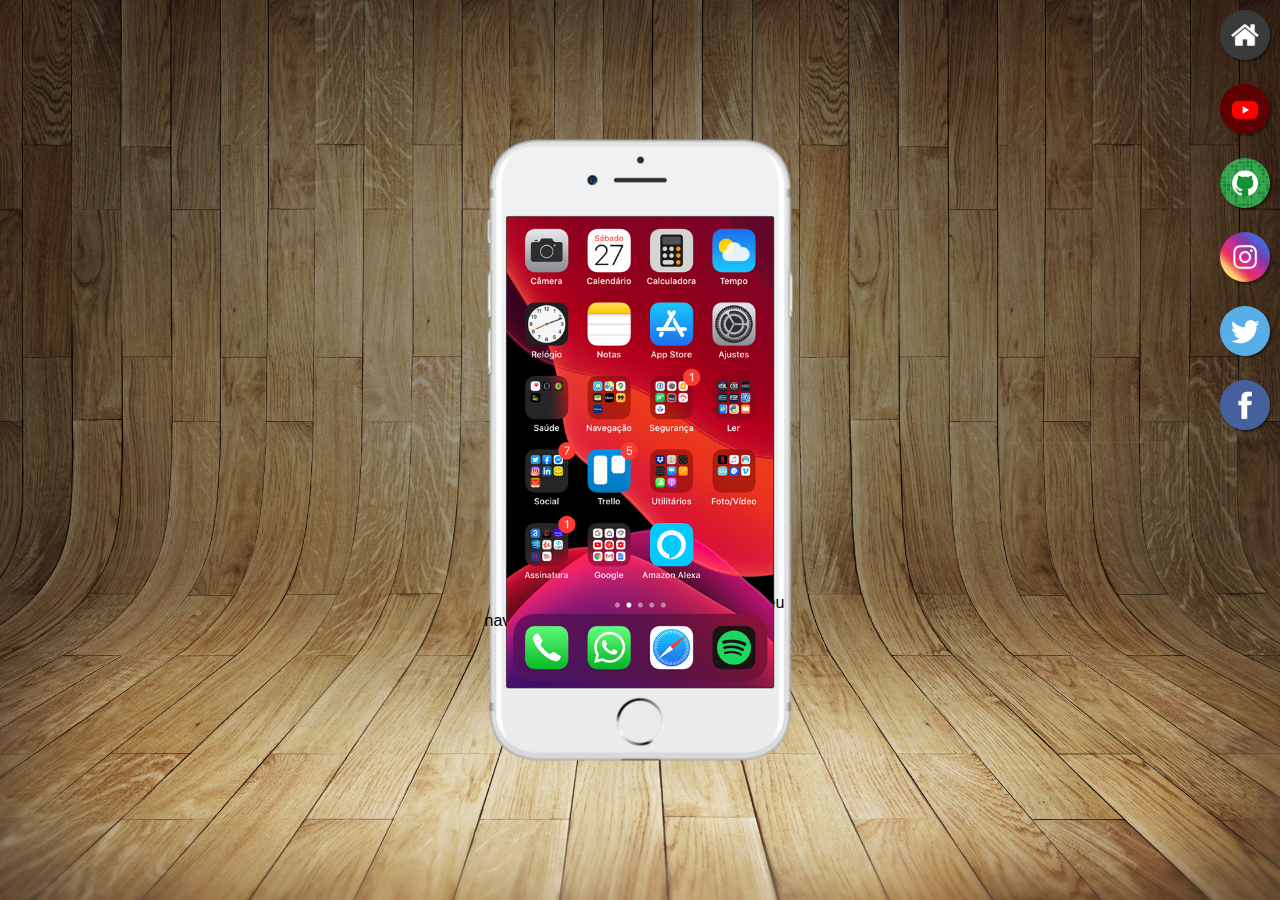
<file: index.html>
<!DOCTYPE html>
<html lang="pt-br">
<head>
    <meta charset="UTF-8">
    <meta http-equiv="X-UA-Compatible" content="IE=edge">
    <meta name="viewport" content="width=device-width, initial-scale=1.0">
    <link rel="stylesheet" href="favicon.ico">
    <link rel="stylesheet" href="estilos/style.css">
    <title>Projeto Redes Sociais</title>
</head>
<body>
    <main>
        <section id="telefone">
            <iframe src="home.html" name="tela" id="tela" frameborder="0"></iframe>
                Seu navegador não é compatível com ísso.
        </section>
        <section id="redes-sociais">
            <a href="home.html" target="tela"><img src="imagens/logo-home.jpg" alt="Home"></a><br>
            <a href="youtube.html" target="tela"><img src="imagens/logo-youtube.jpg" alt="YouTobe"></a><br>
            <a href="github.html" target="tela"><img src="imagens/logo-github.jpg" alt="GitHub"></a><br>
            <a href="intagram.html" target="tela"><img src="imagens/logo-instagram.jpg" alt="Instagram"></a><br>
            <a href="twitter.html" target="tela"><img src="imagens/logo-twitter.jpg" alt="Twitter"></a><br>
            <a href="facebook.html" target="tela"><img src="imagens/logo-facebook.jpg" alt="Facebook"></a>
        </section>
    </main>
</body>
</html>
</file>
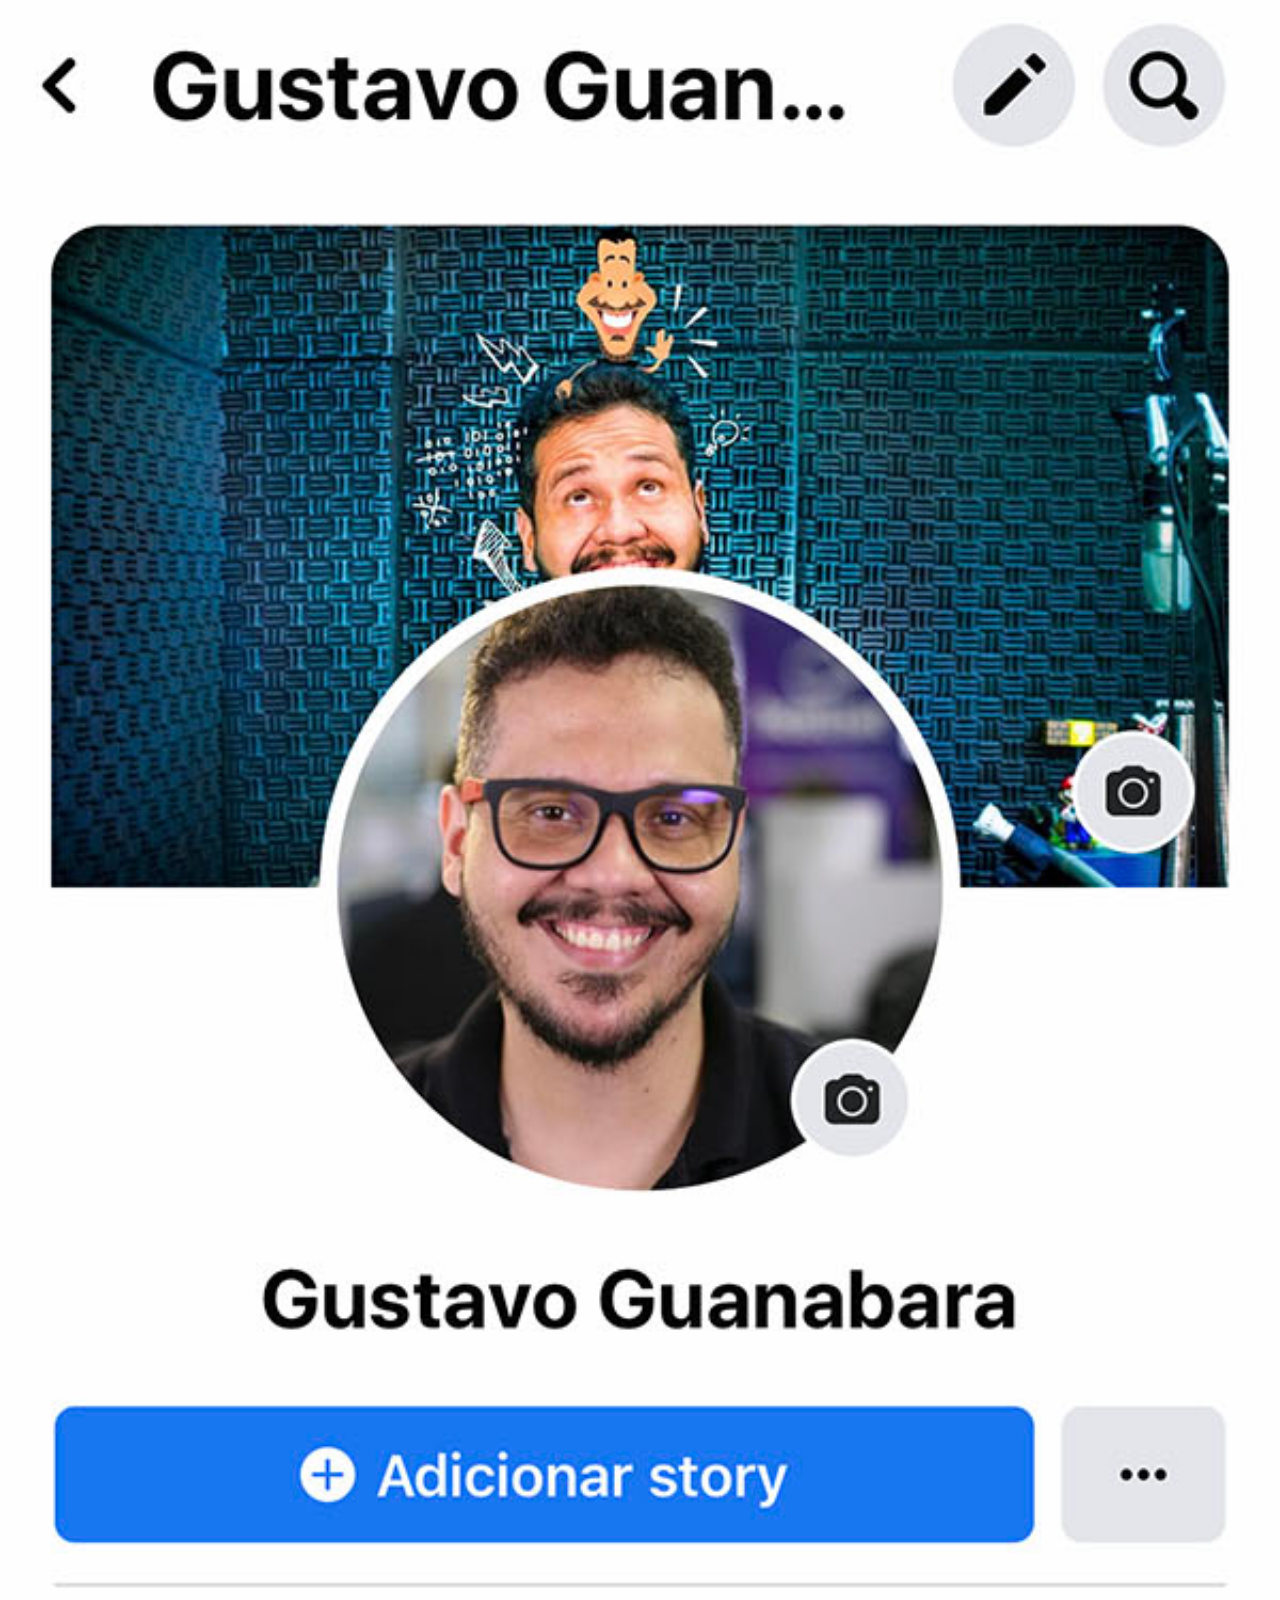
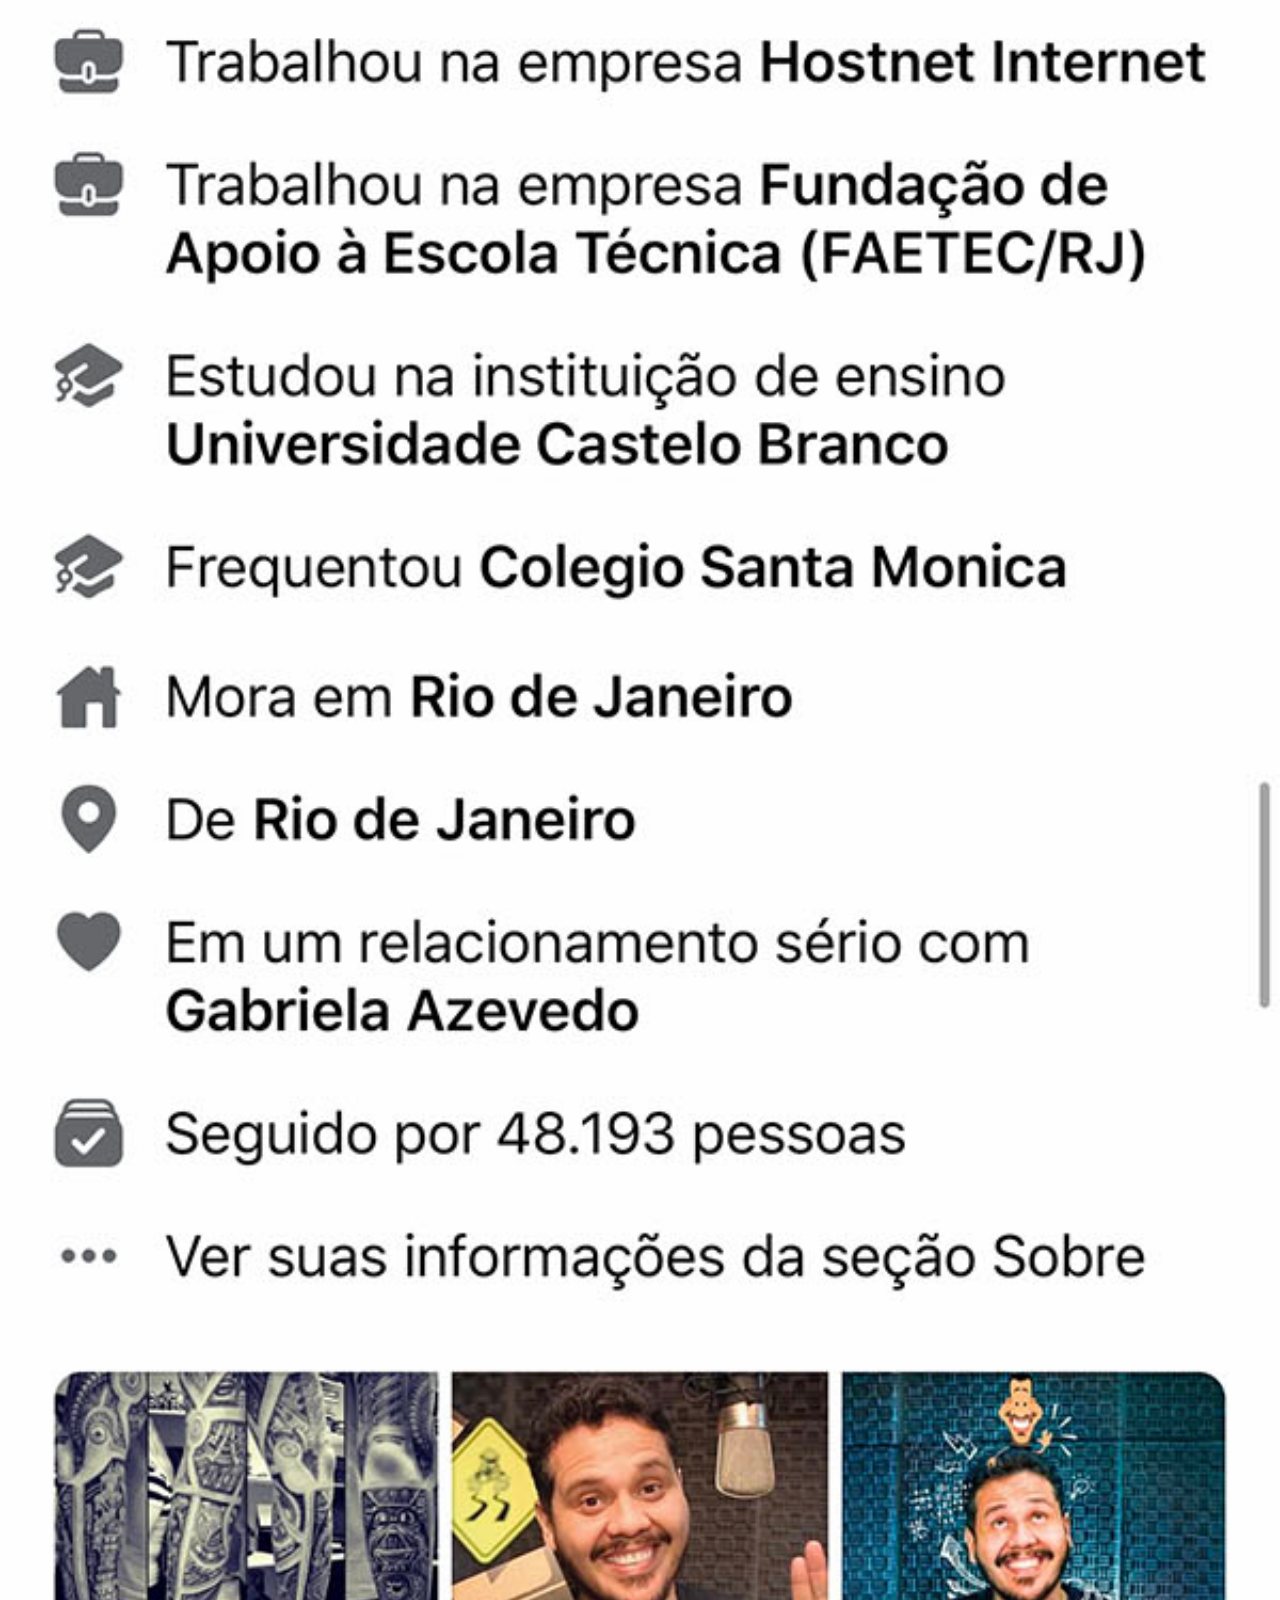
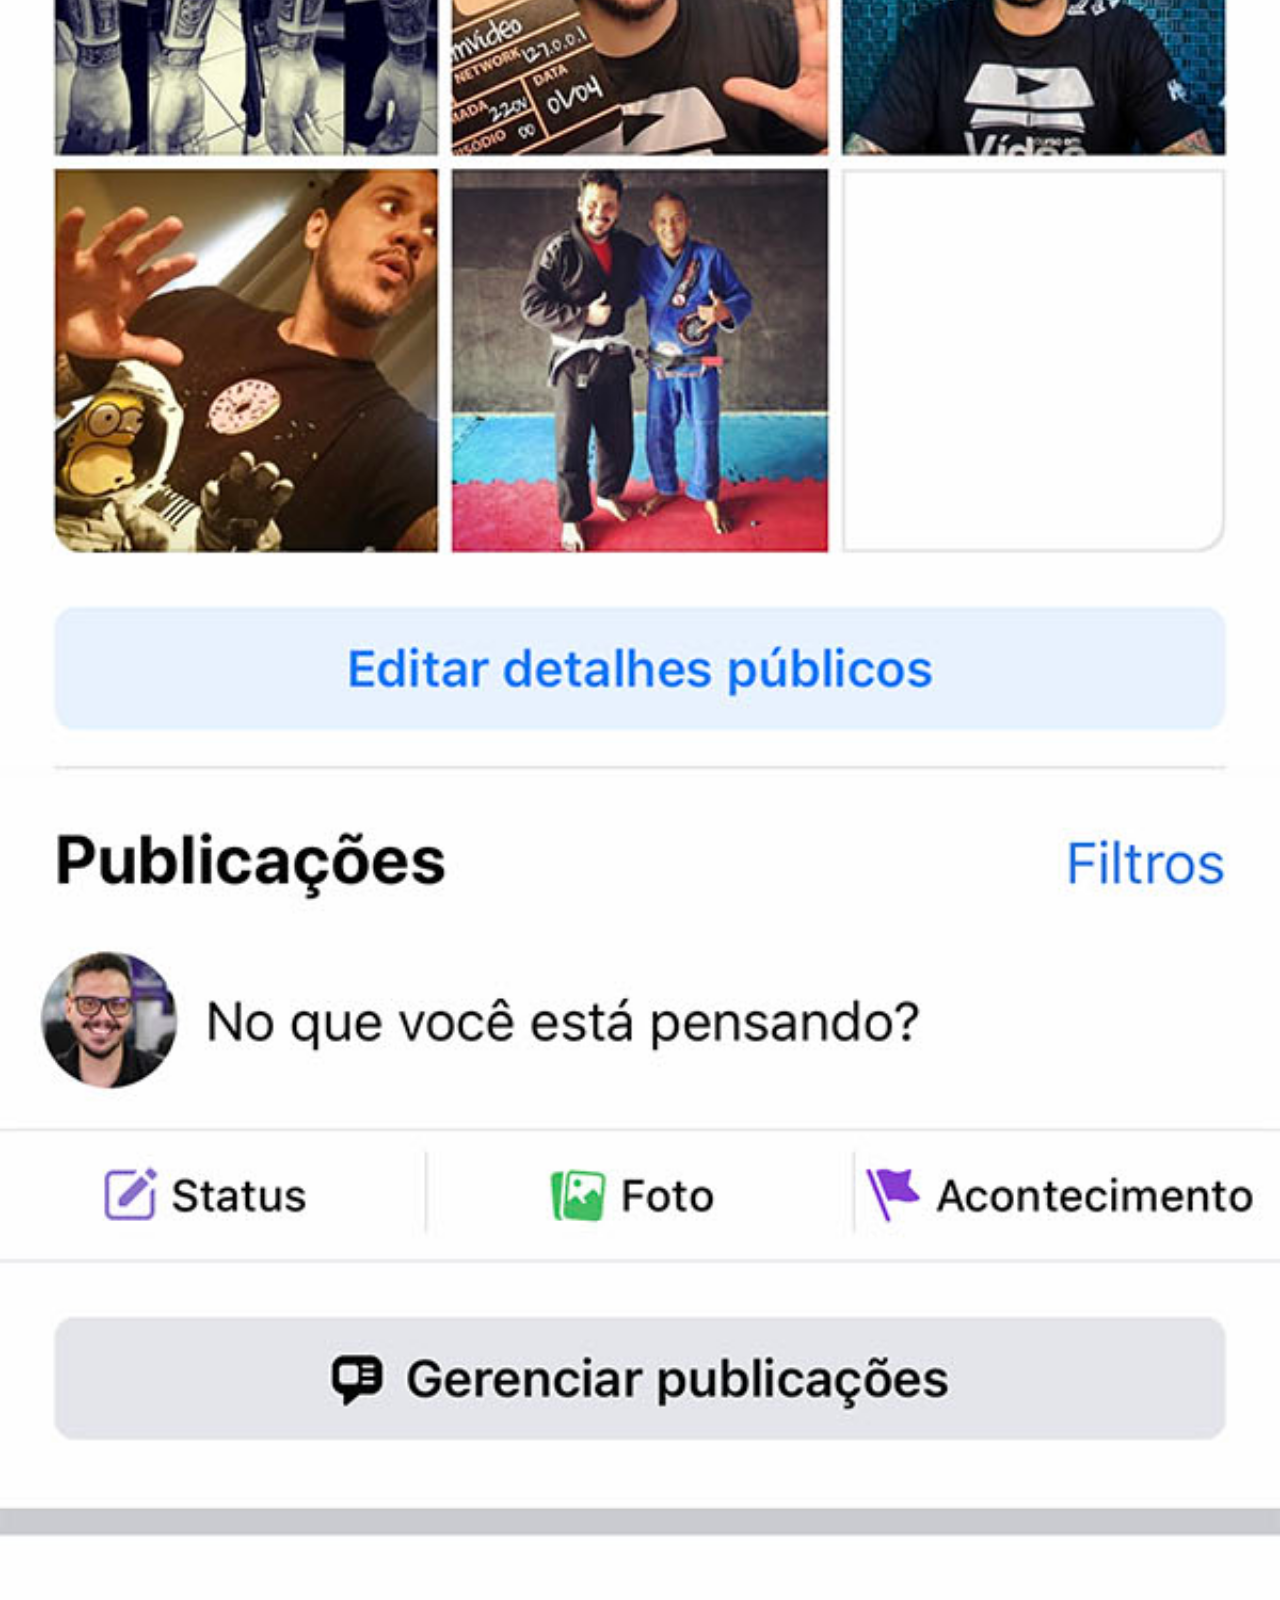
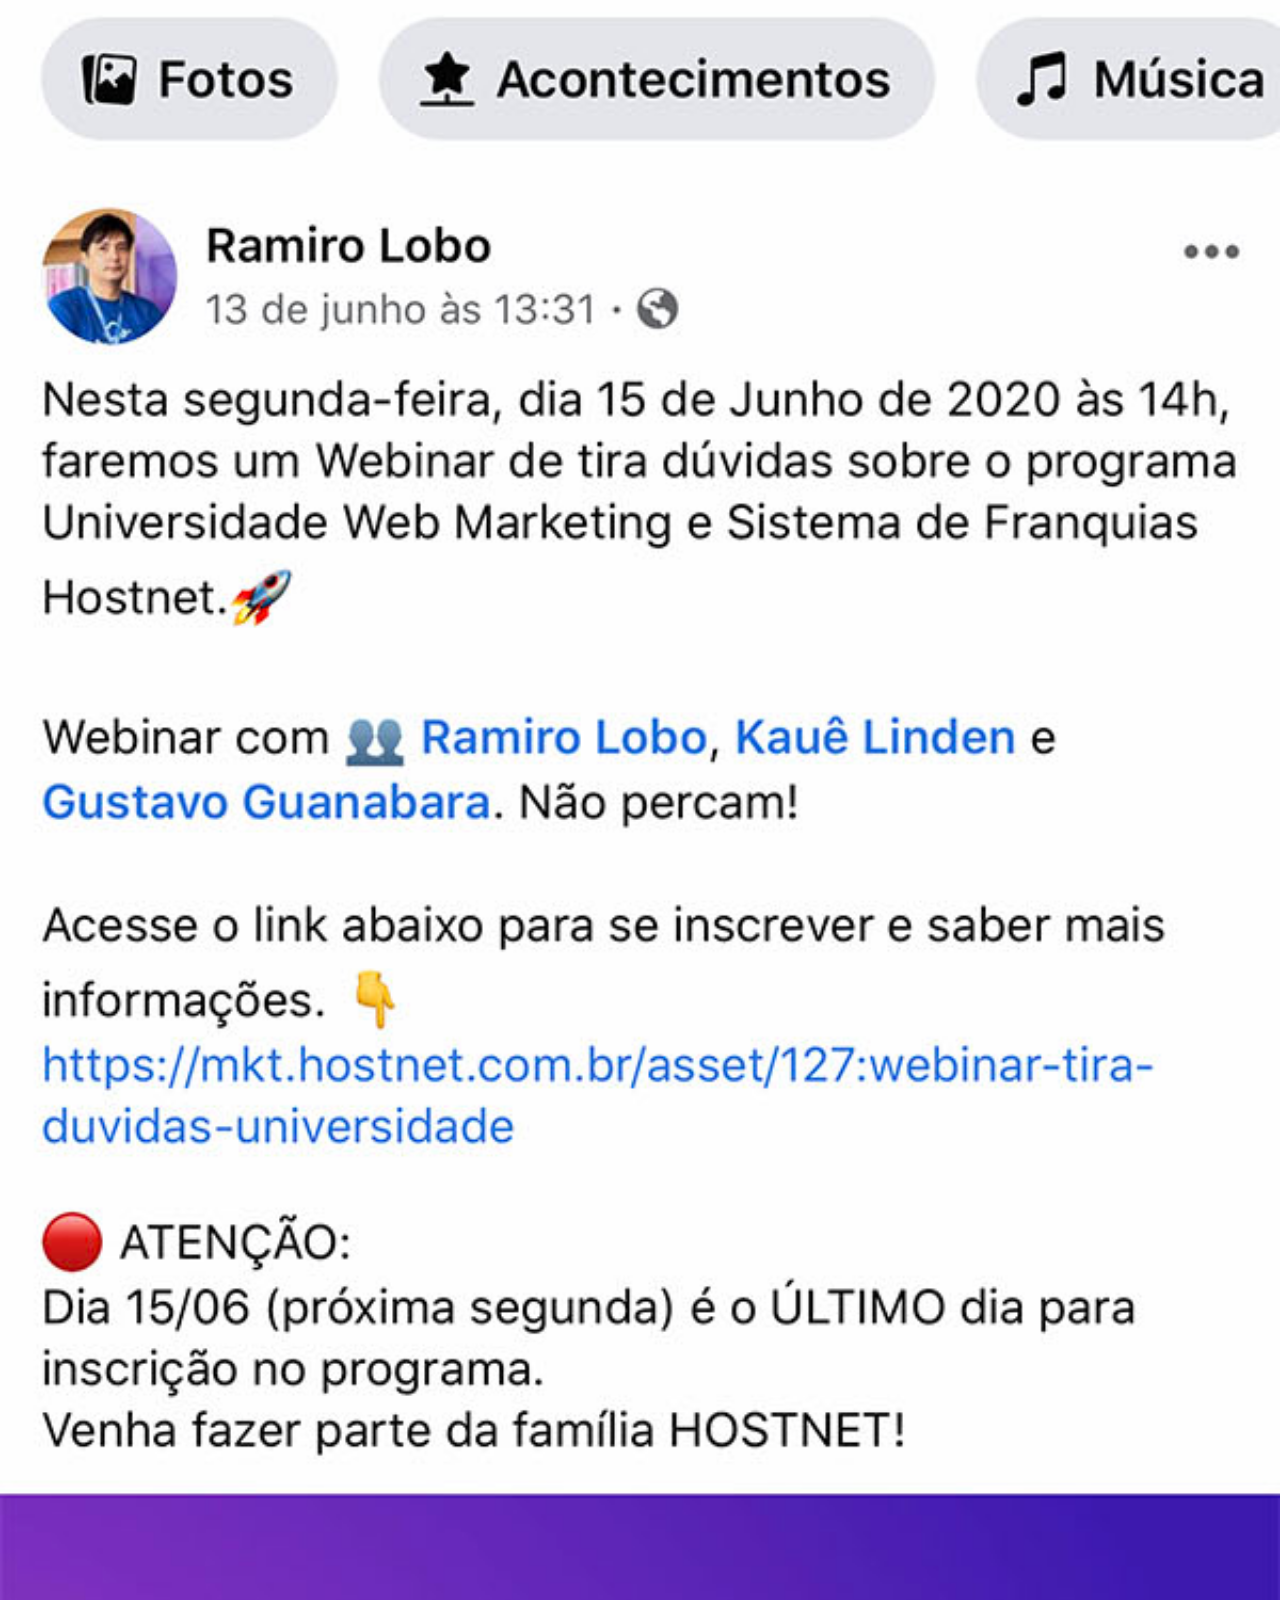
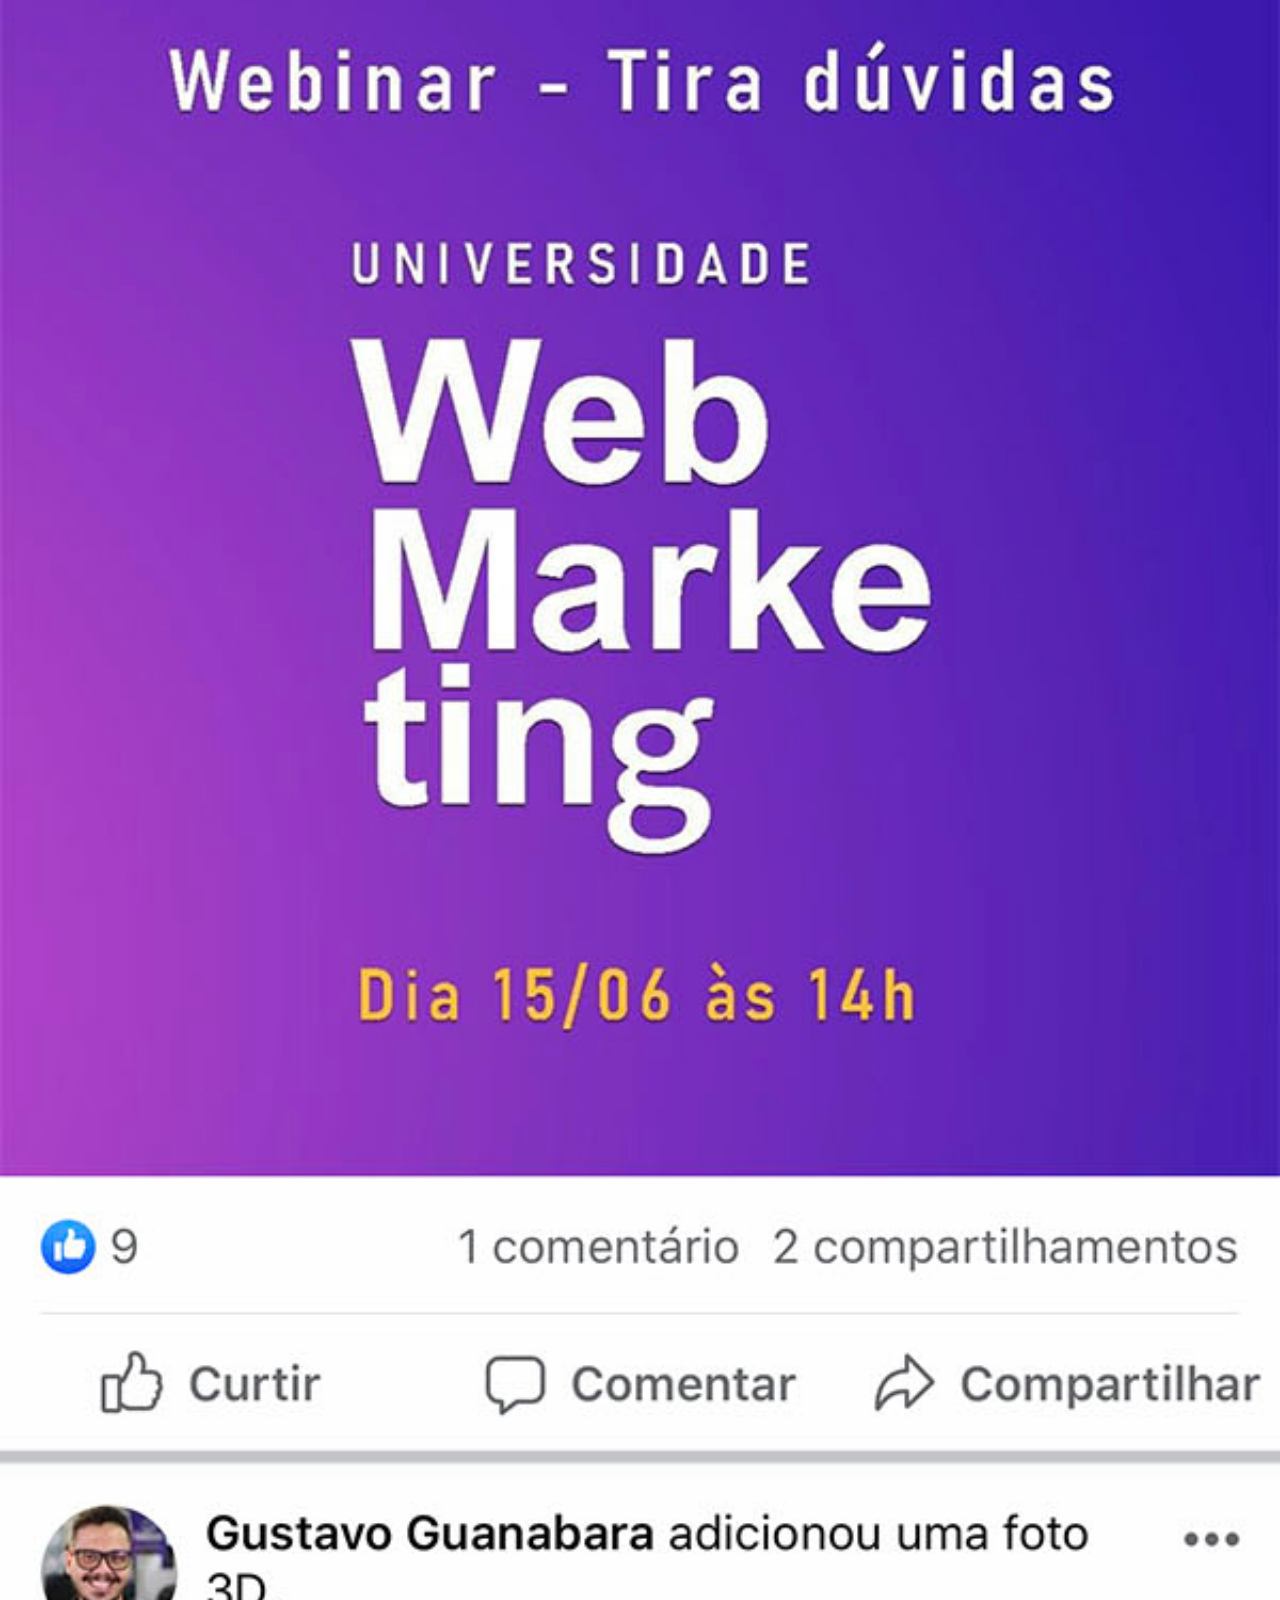
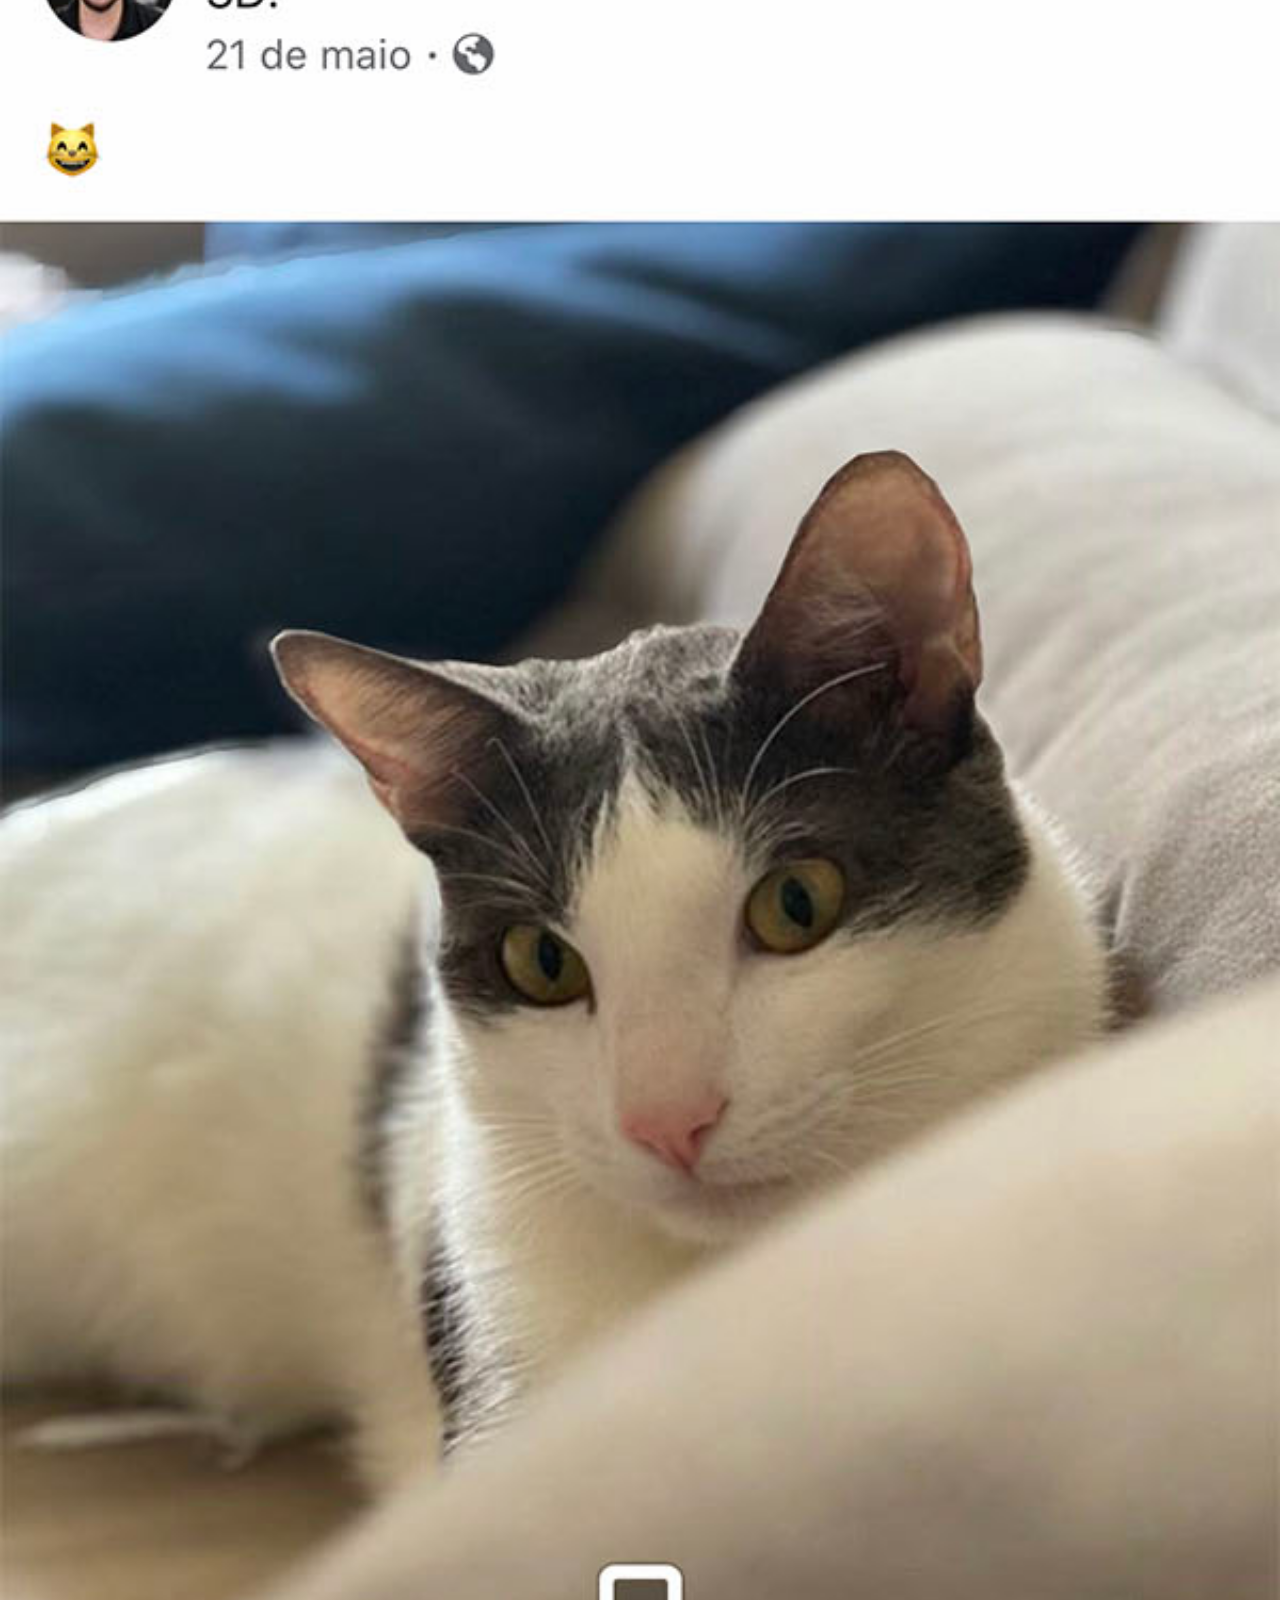
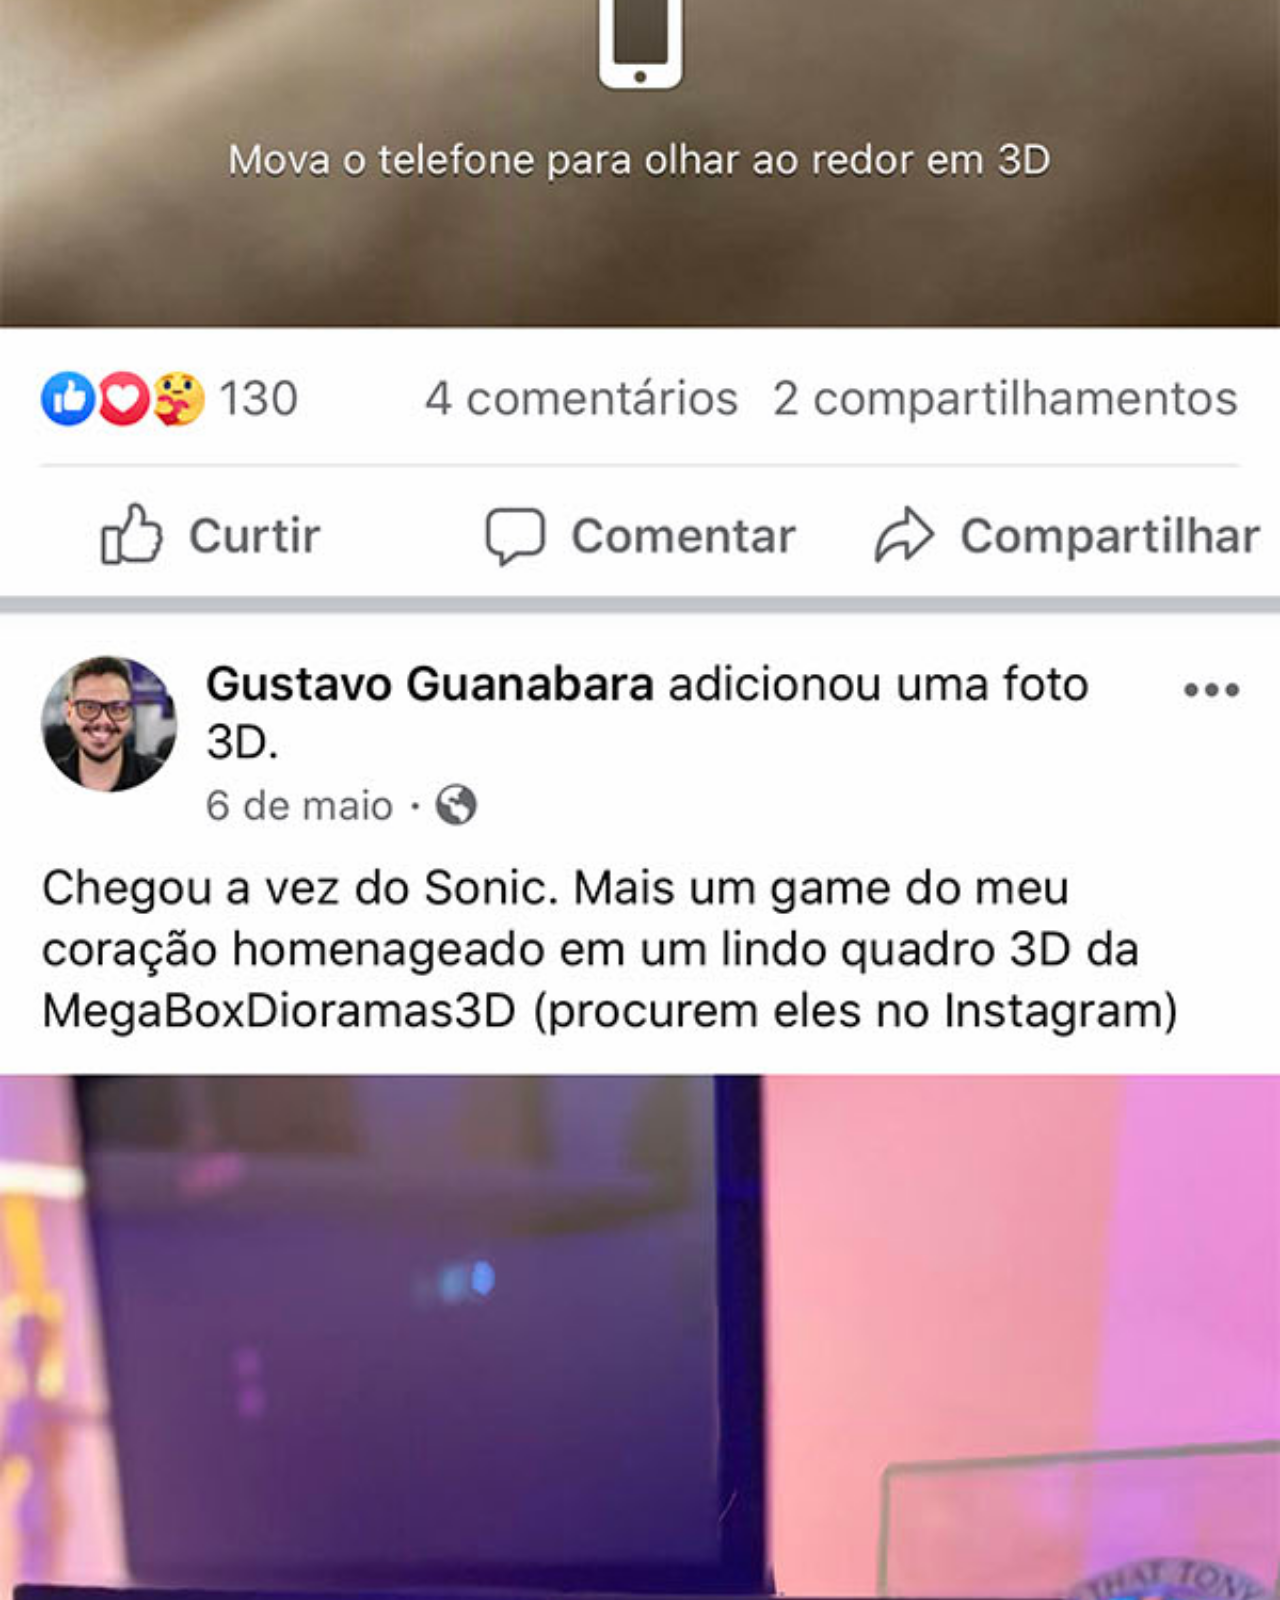
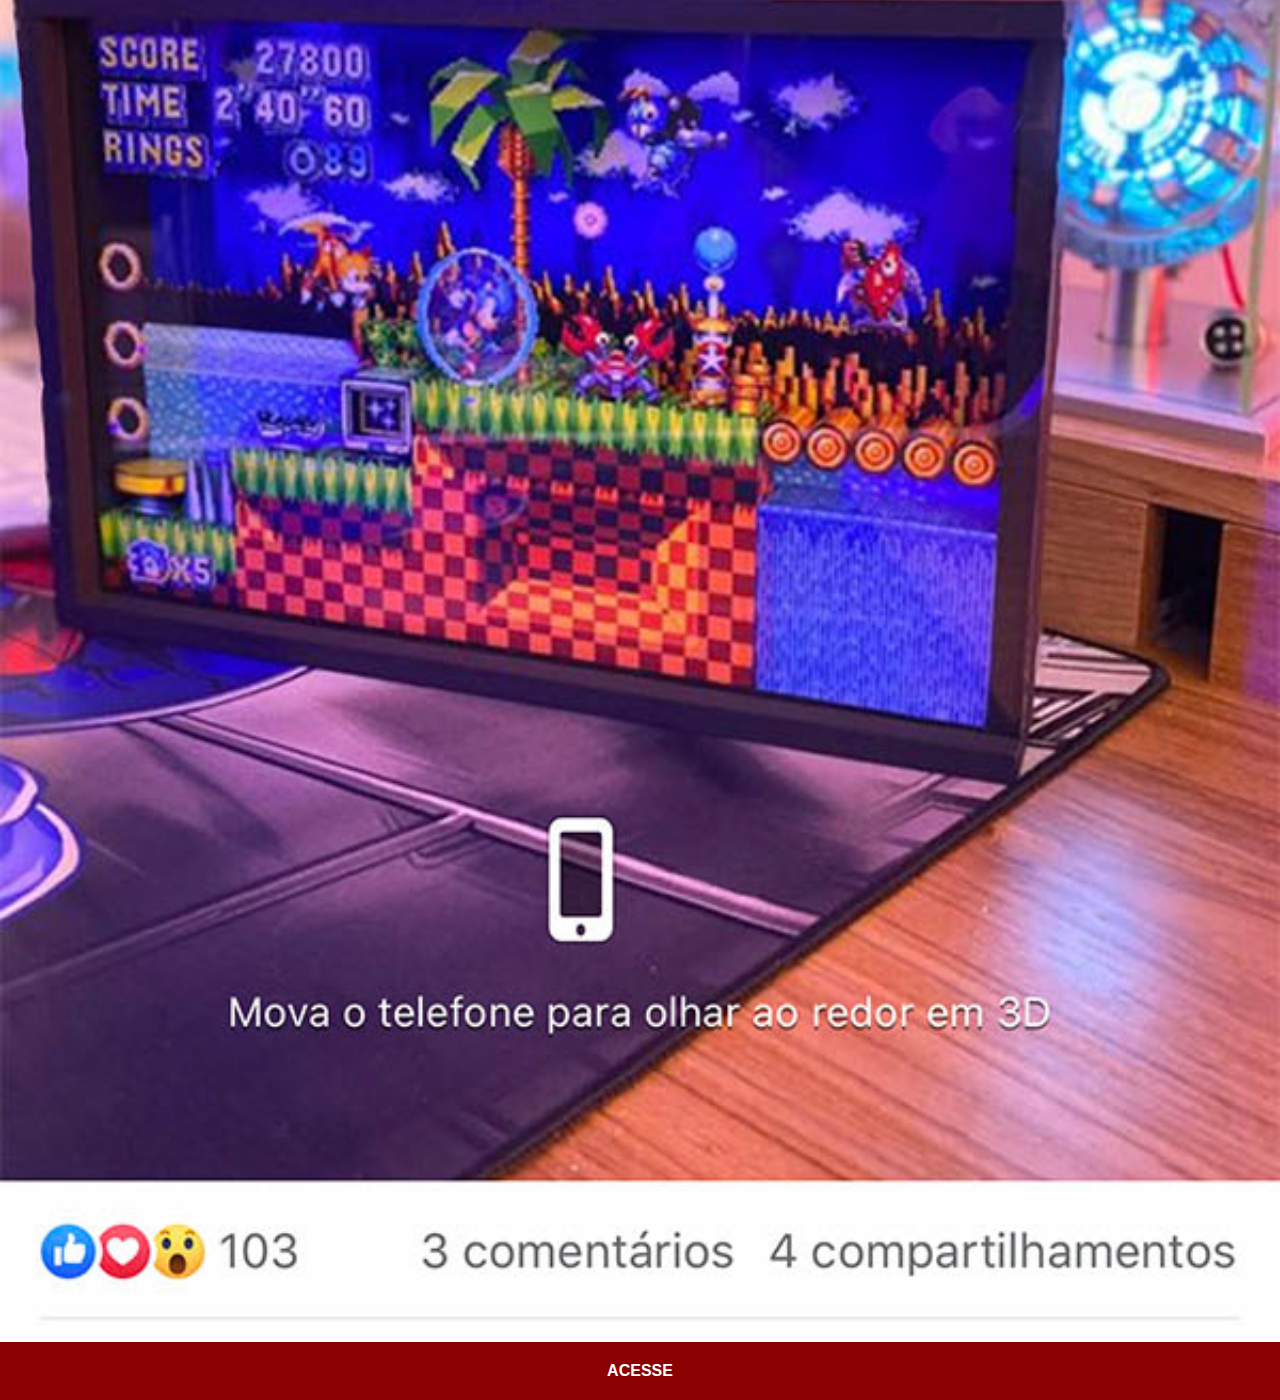
<file: facebook.html>
<!DOCTYPE html>
<html lang="pt-br">
<head>
    <meta charset="UTF-8">
    <meta http-equiv="X-UA-Compatible" content="IE=edge">
    <meta name="viewport" content="width=device-width, initial-scale=1.0">
    <title>Facebook</title>
    <link rel="stylesheet" href="estilos/social.css">
</head>
<body>
    <img src="imagens/tela-facebook.jpg" alt="Facebook">
    <a href="https://www.facebook.com/login/" target="_blank">ACESSE</a>
</body>
</html>
</file>
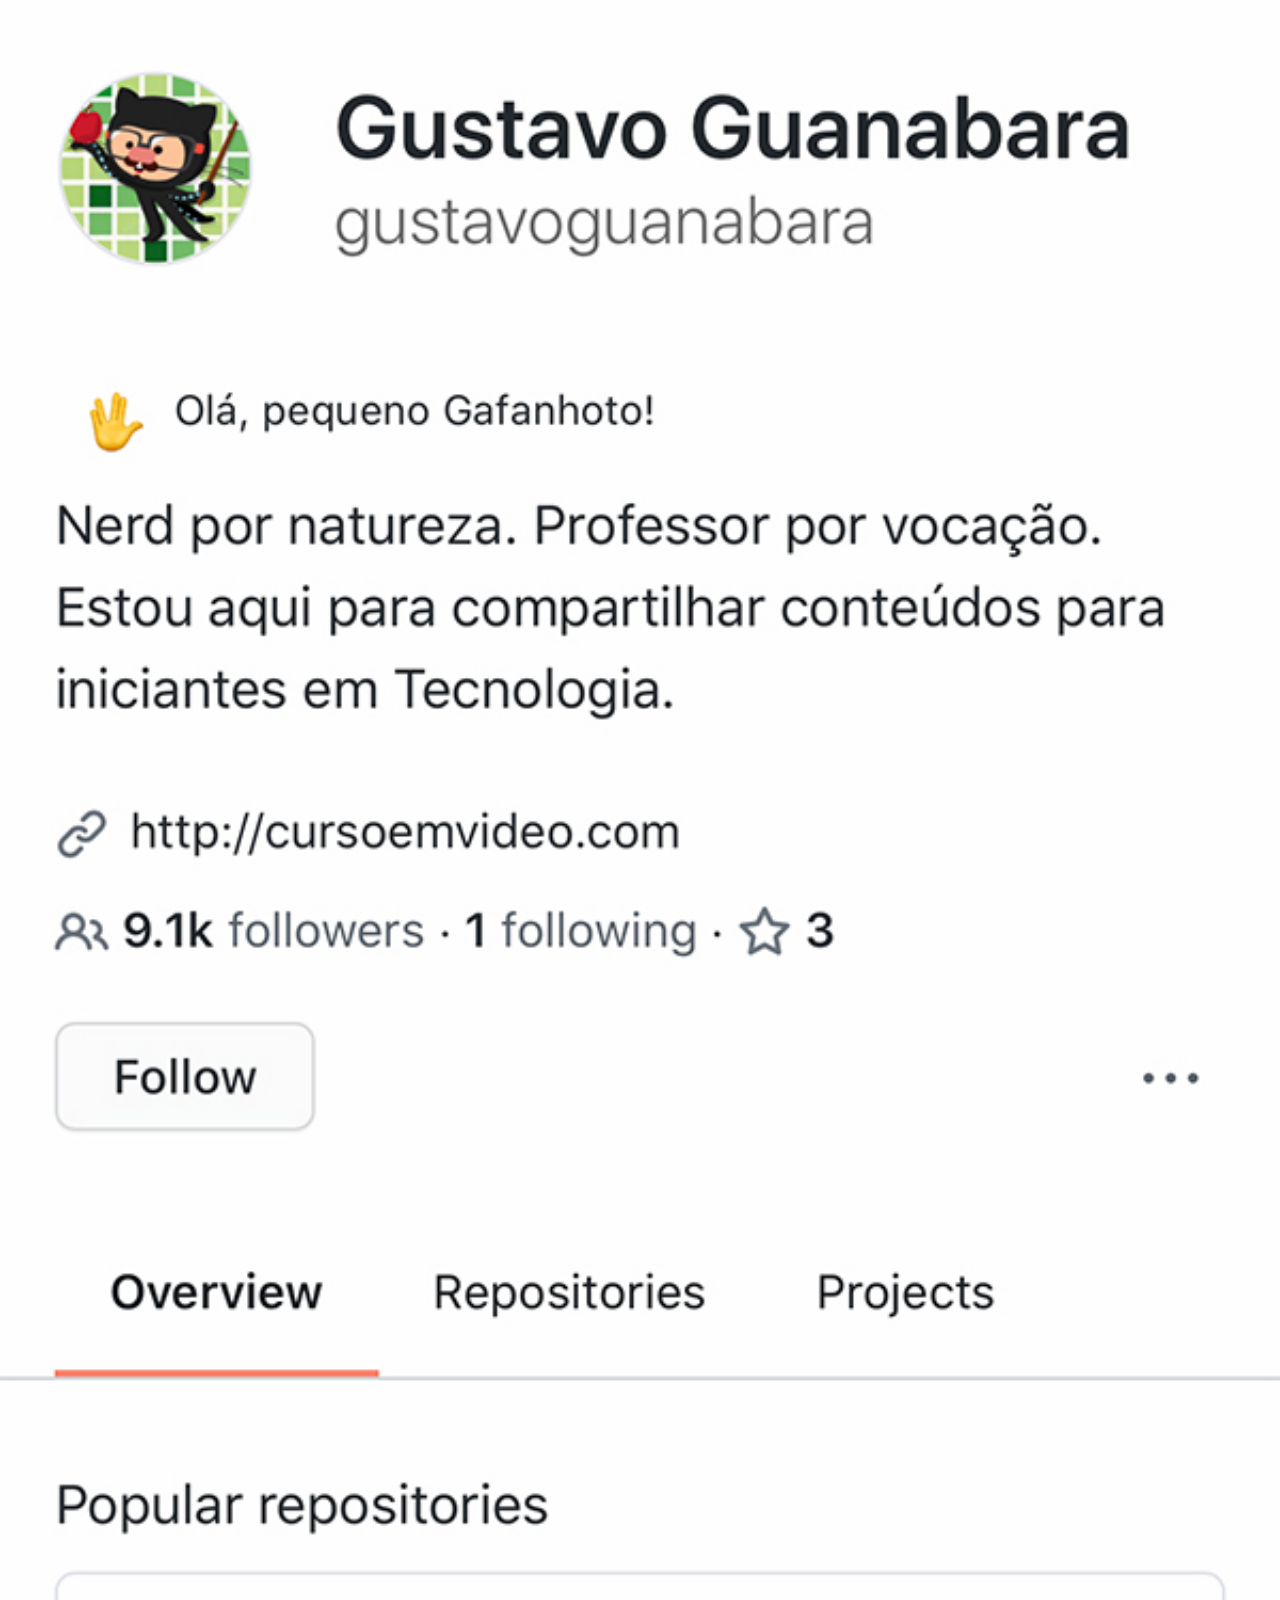
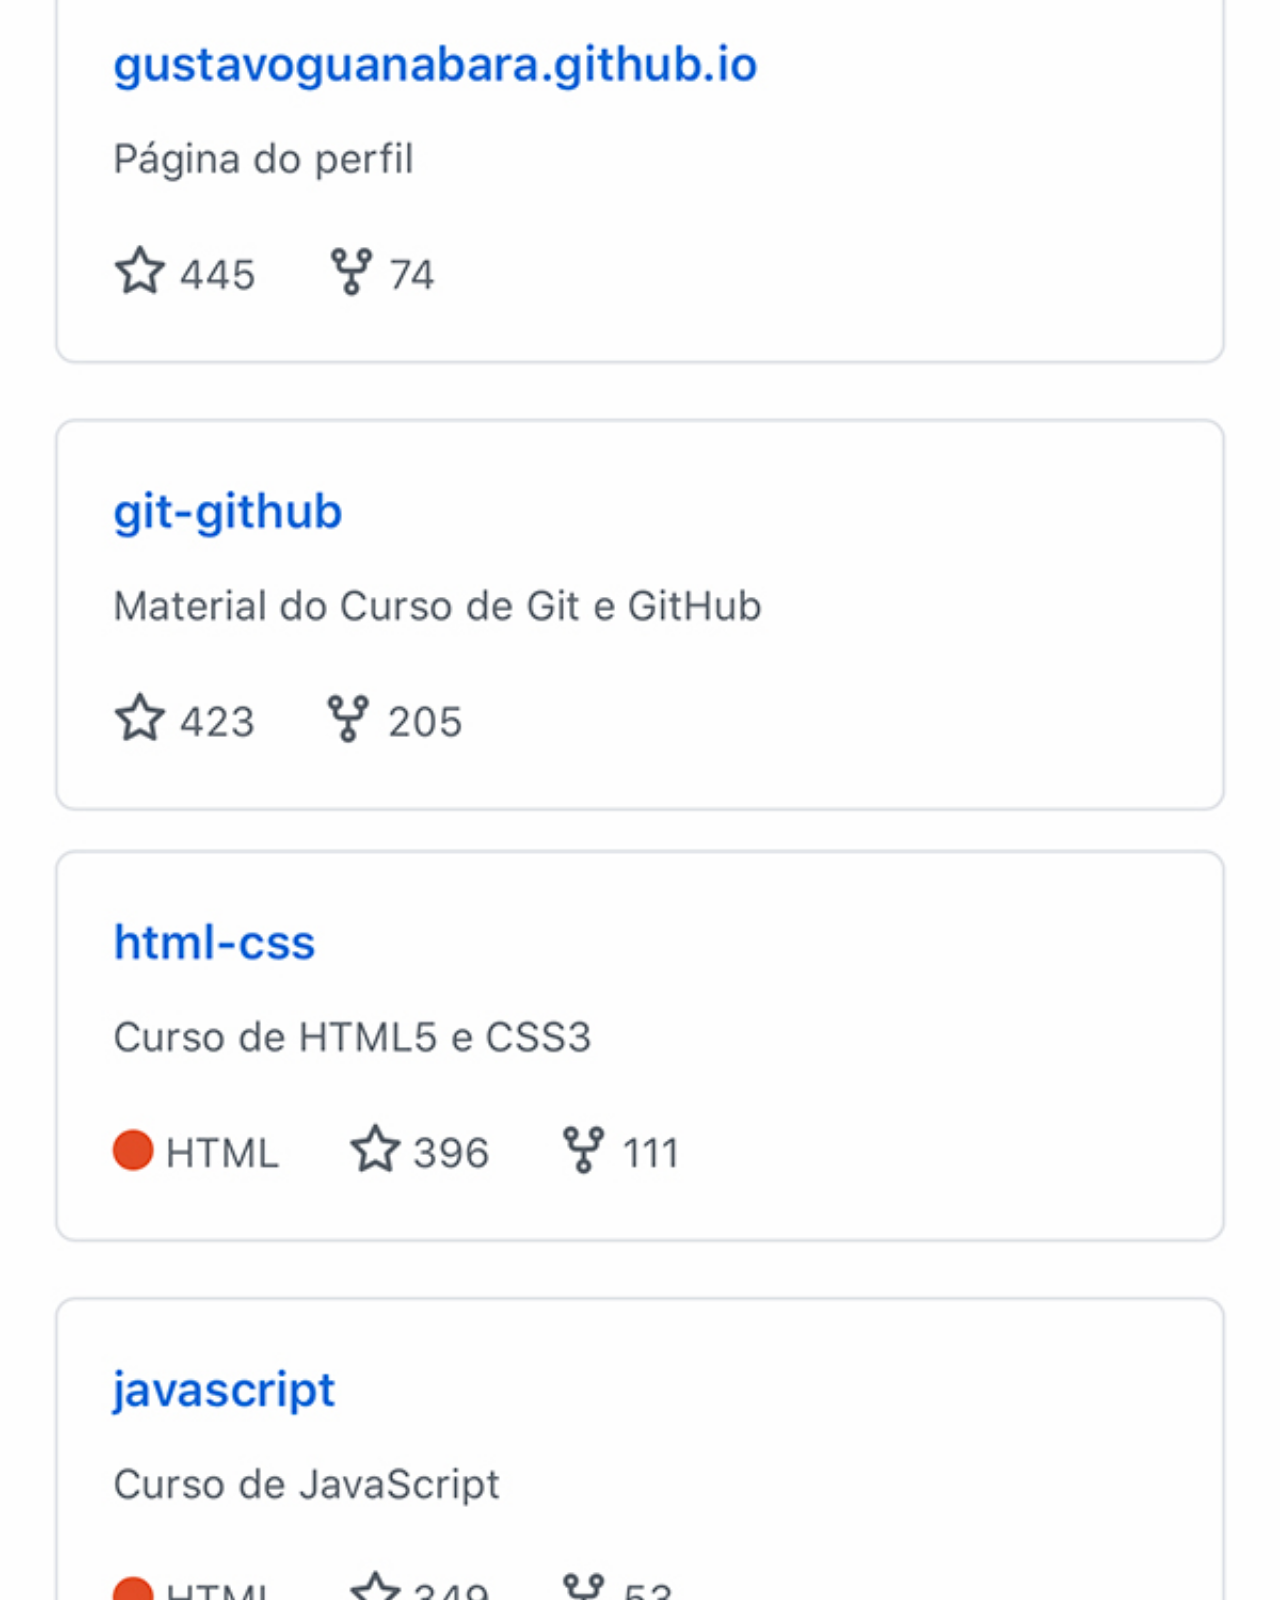
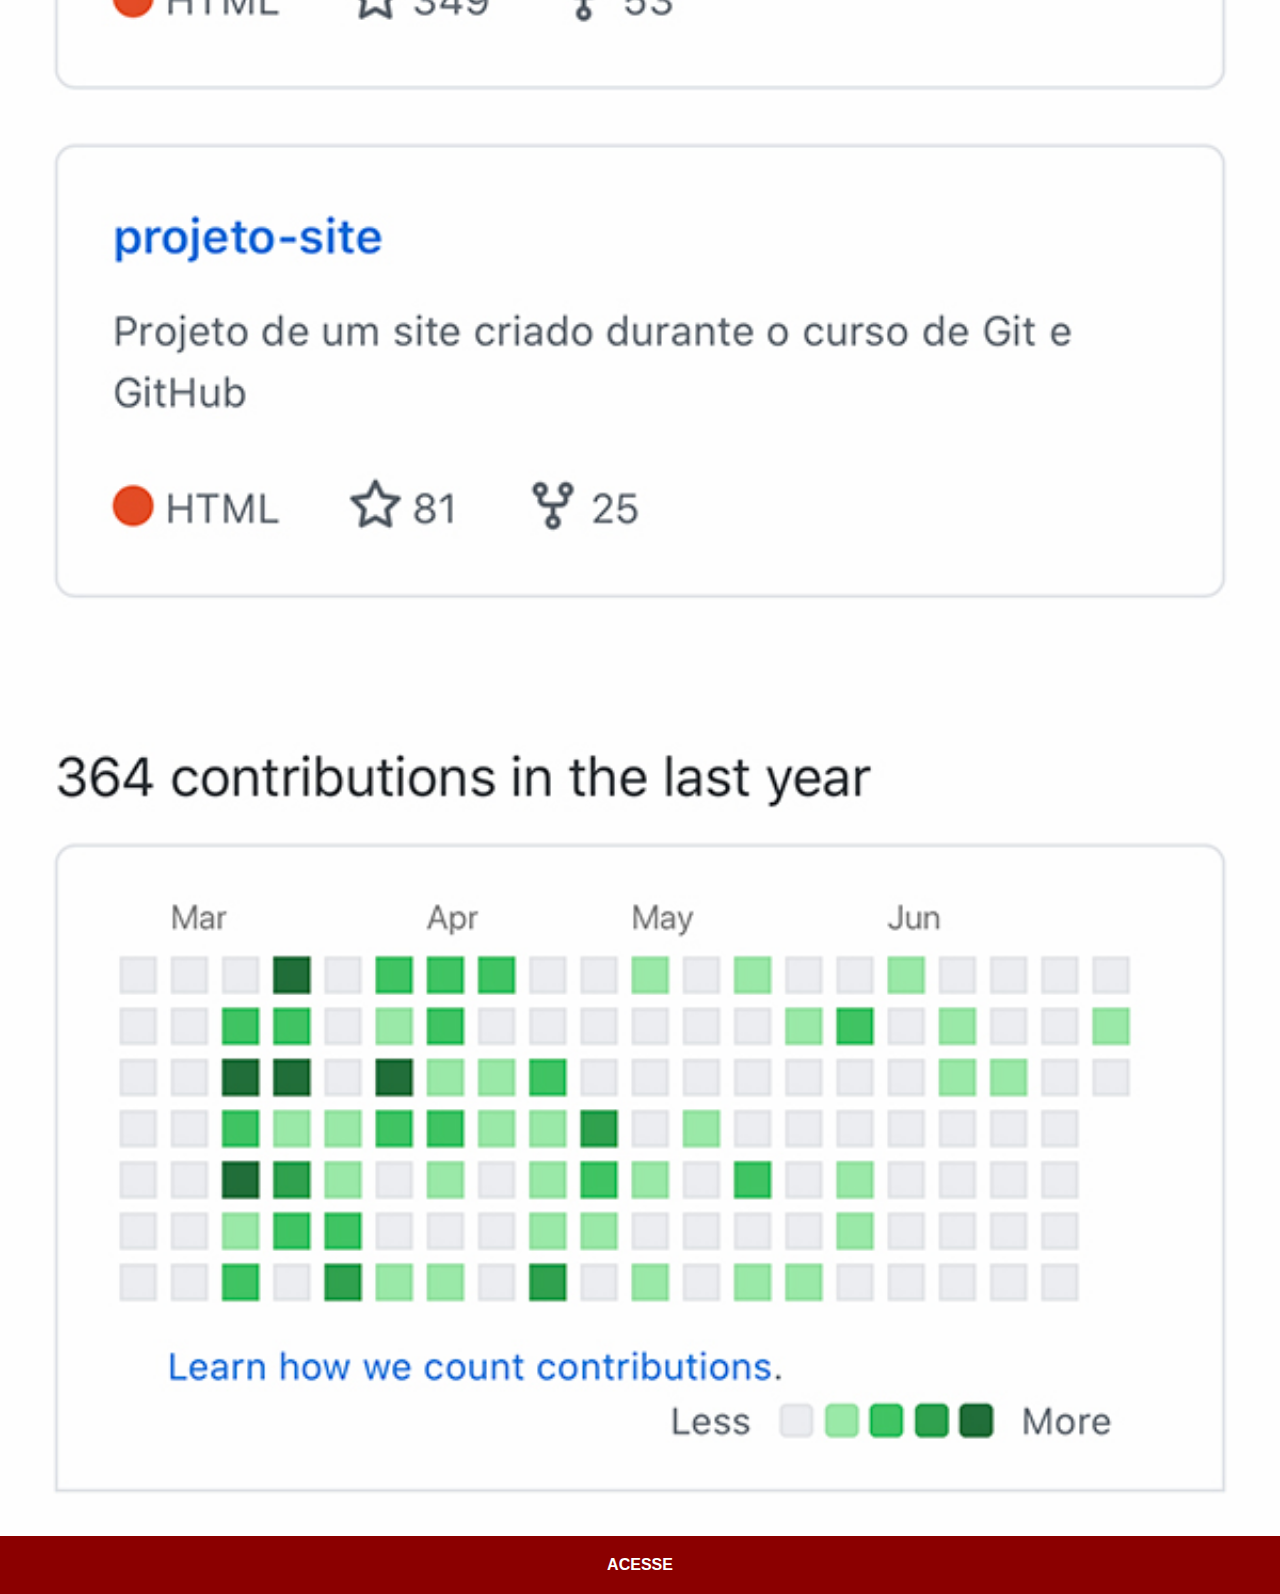
<file: github.html>
<!DOCTYPE html>
<html lang="pt-br">
<head>
    <meta charset="UTF-8">
    <meta http-equiv="X-UA-Compatible" content="IE=edge">
    <meta name="viewport" content="width=device-width, initial-scale=1.0">
    <title>GitHub</title>
    <link rel="stylesheet" href="estilos/social.css">
</head>
<body>
    <img src="imagens/tela-github.jpg" alt="GitHub">
    <a href="https://github.com/" target="_blank">ACESSE</a>
</body>
</html>
</file>
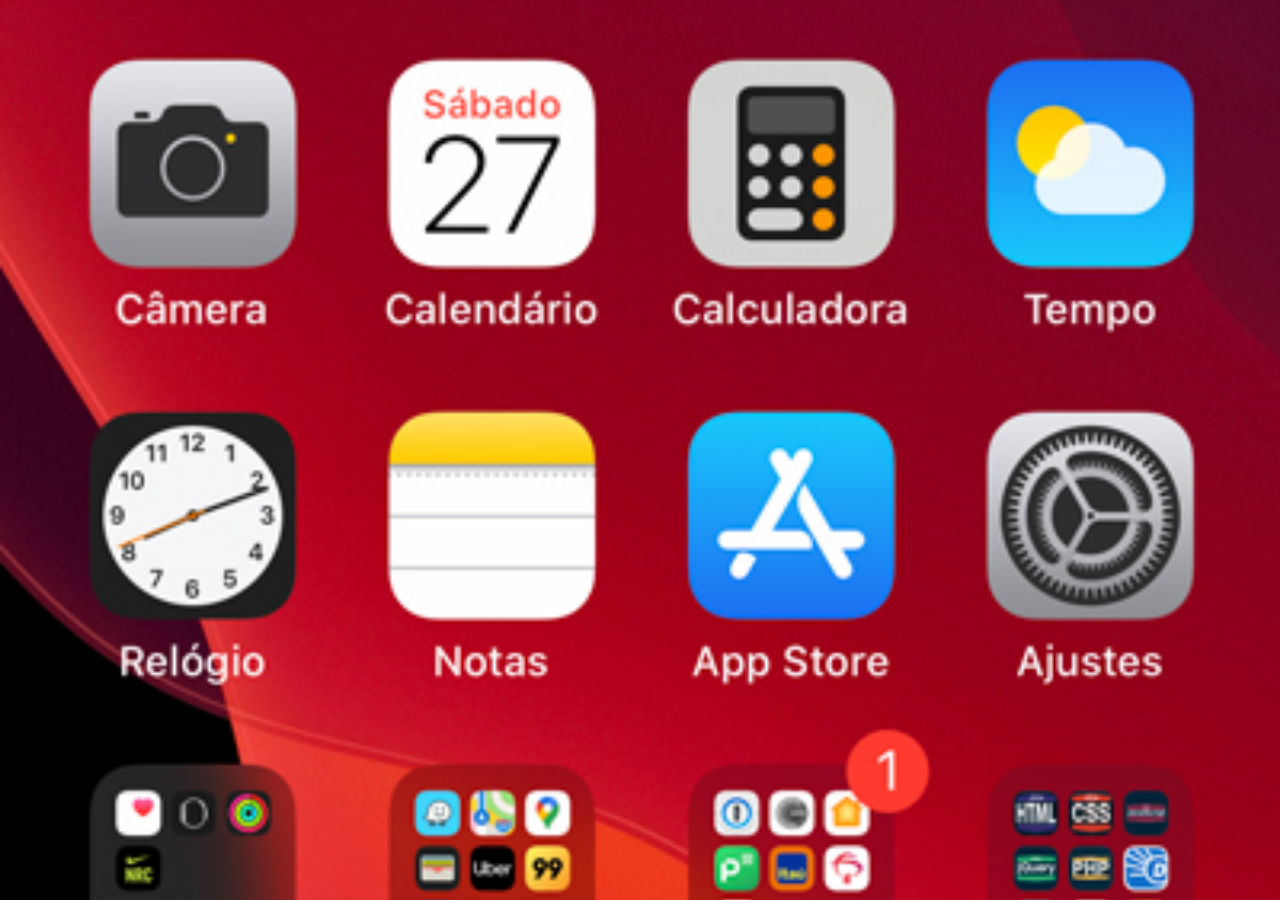
<file: home.html>
<!DOCTYPE html>
<html lang="pt-br">
<head>
    <meta charset="UTF-8">
    <meta http-equiv="X-UA-Compatible" content="IE=edge">
    <meta name="viewport" content="width=device-width, initial-scale=1.0">
    <title>Home</title>
</head>
<style>
    * {
        margin: 0px;
        padding: 0px;
    }

    body {
        width: 100vw;
        height: 100vh;
        background: black url('imagens/tela-home.jpg') no-repeat top center;
        background-size: cover;
    }
</style>
<body>
    
</body>
</html>
</file>
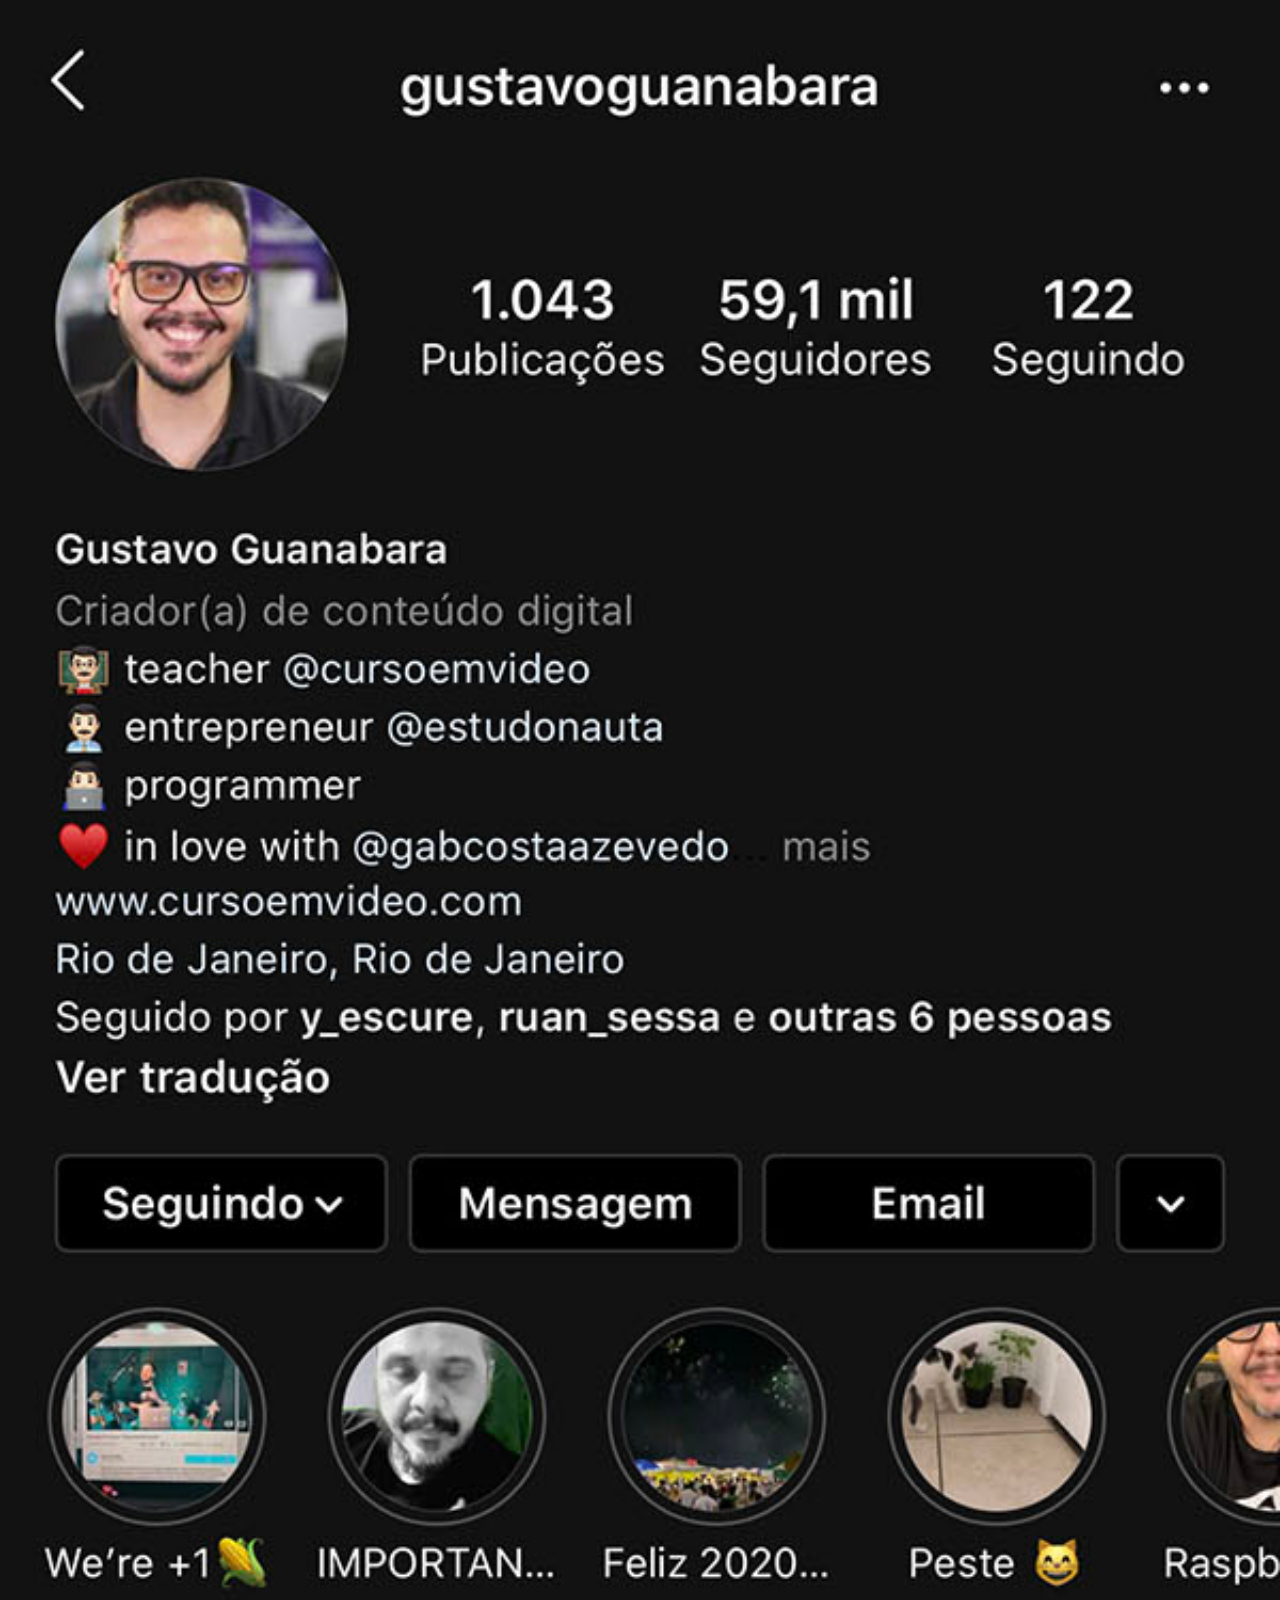
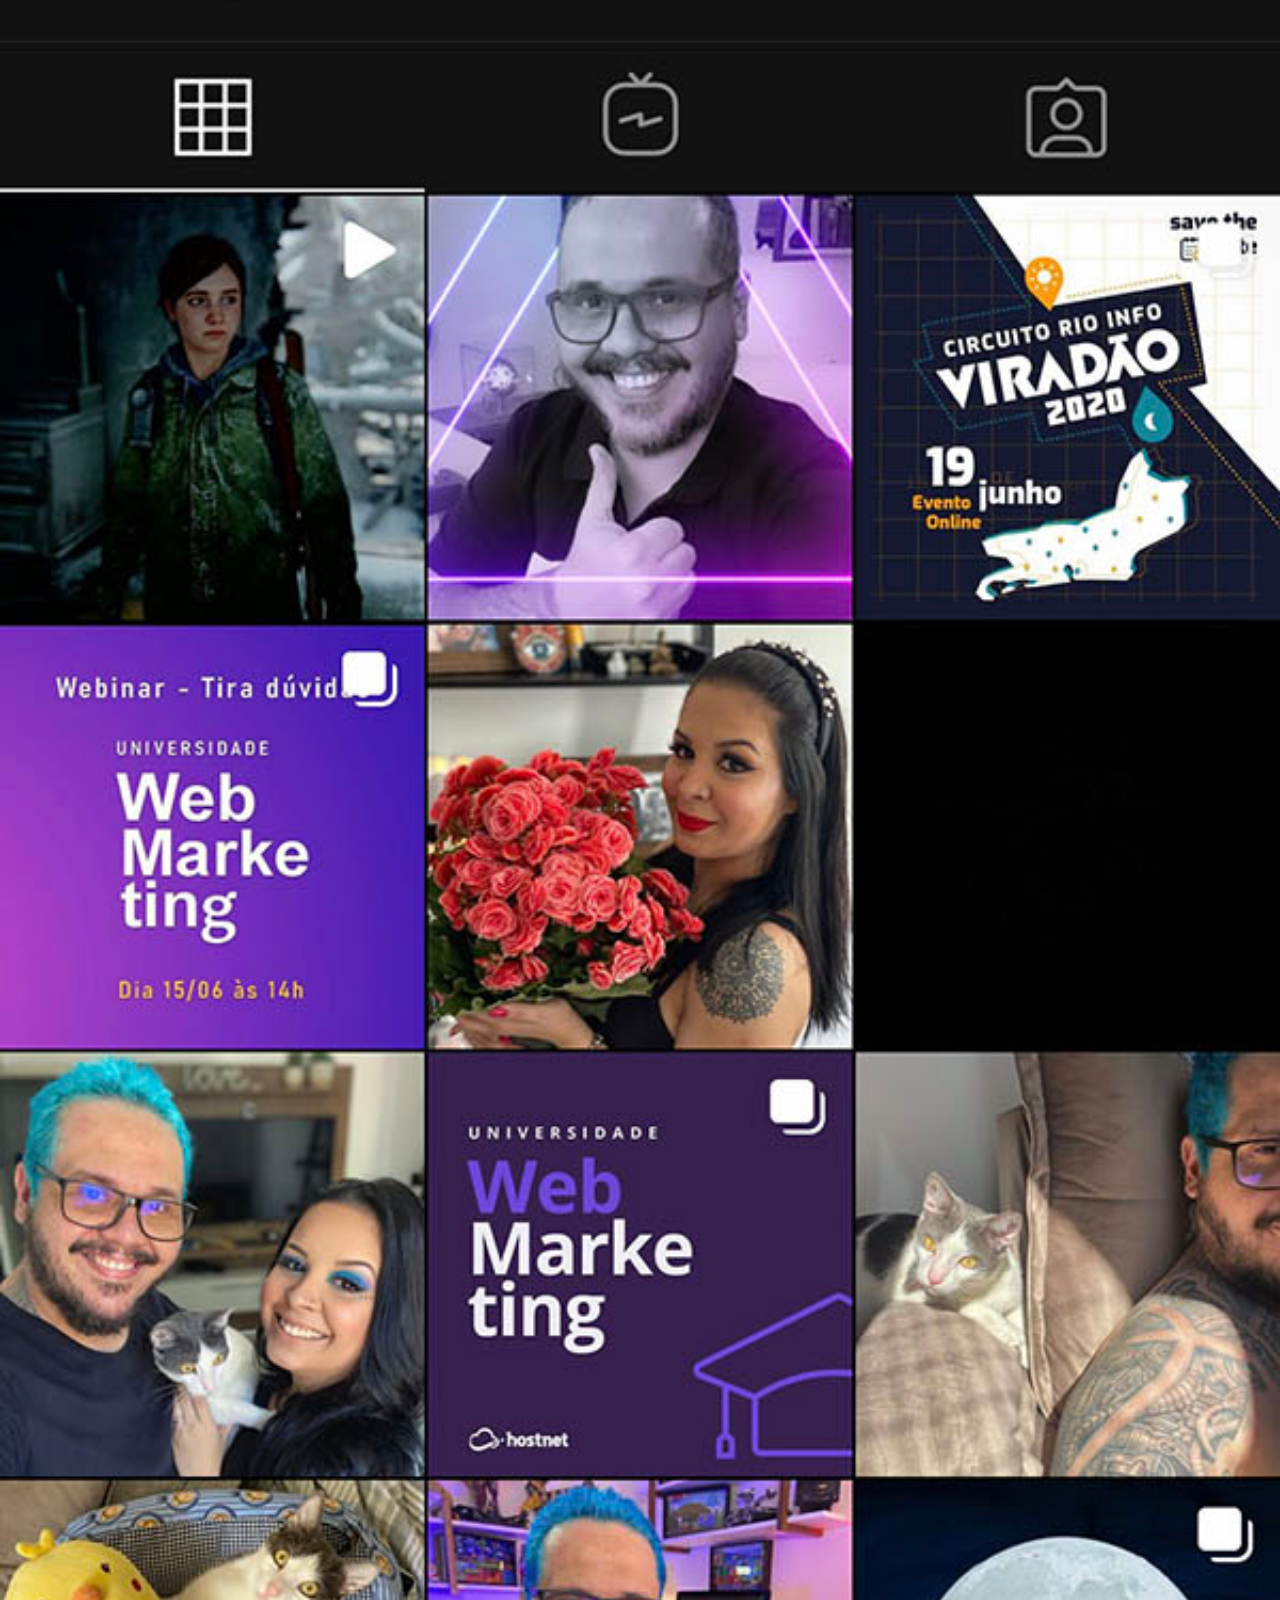
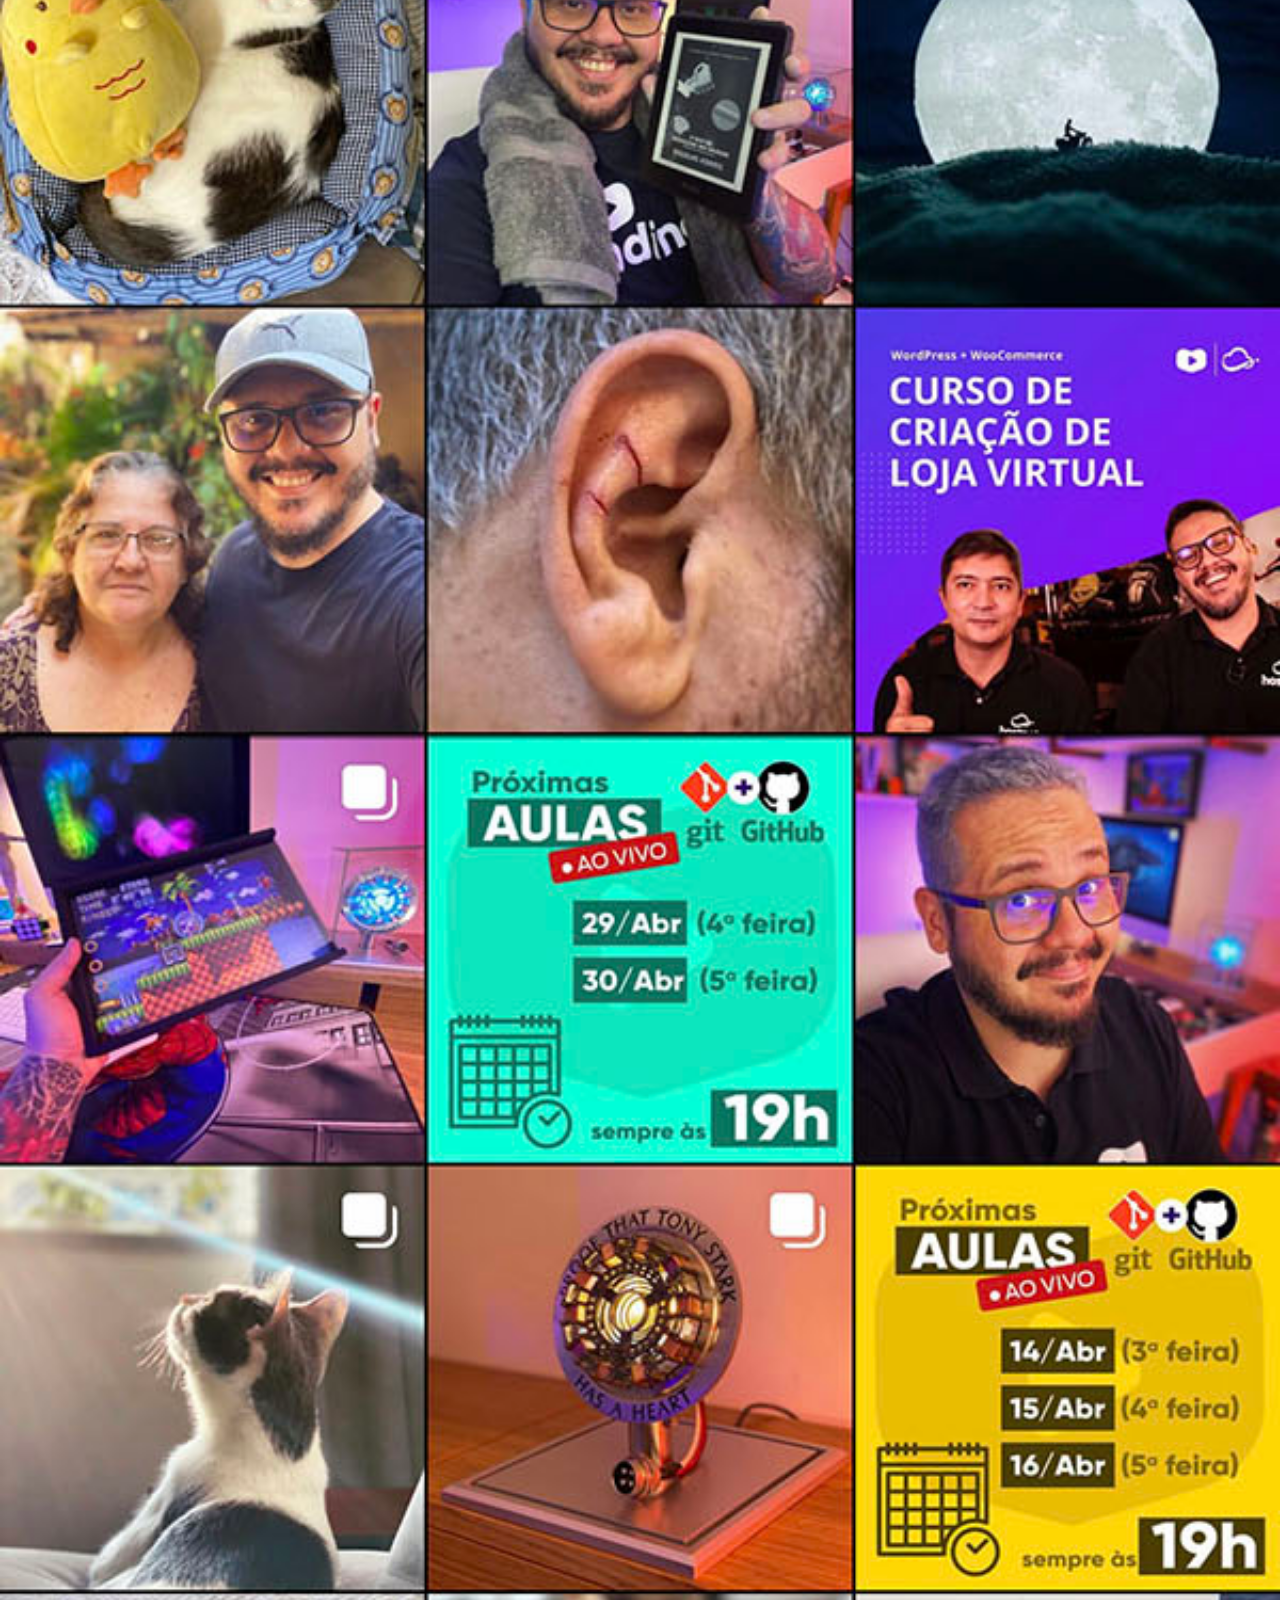
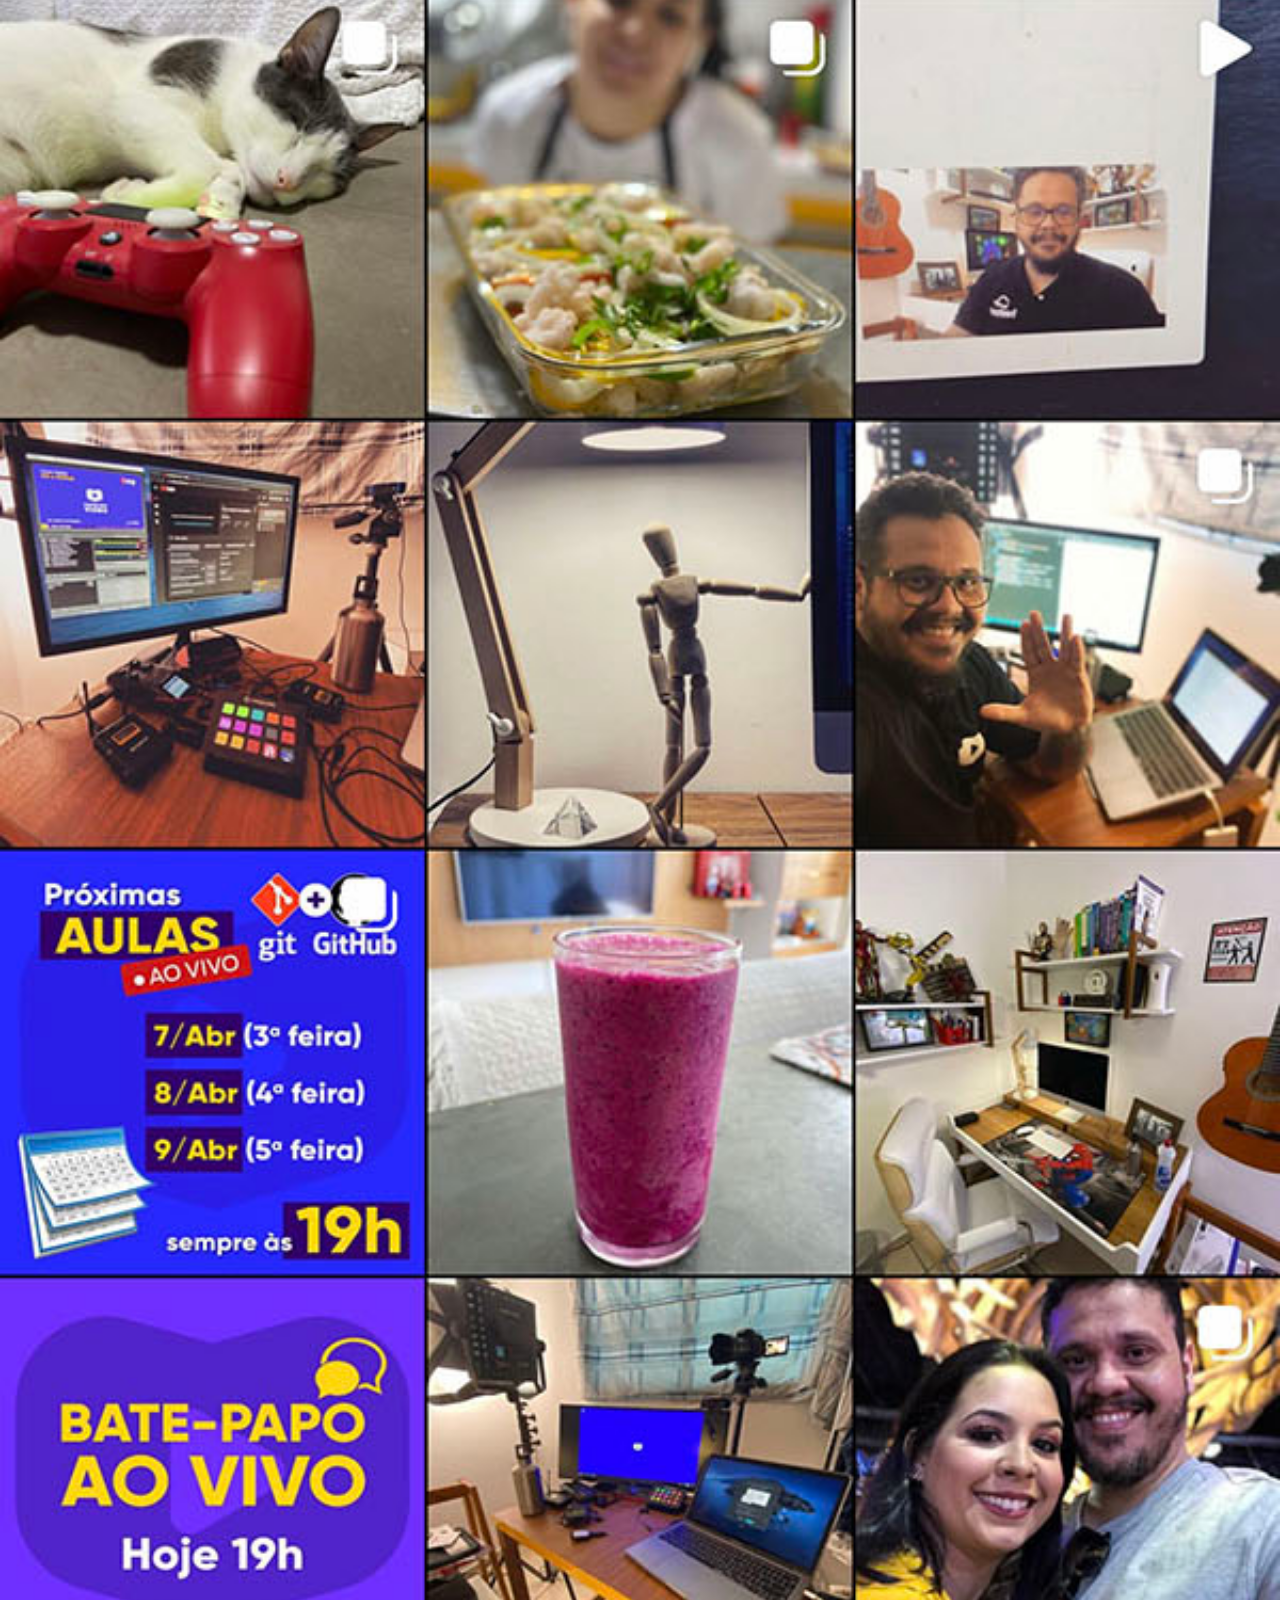
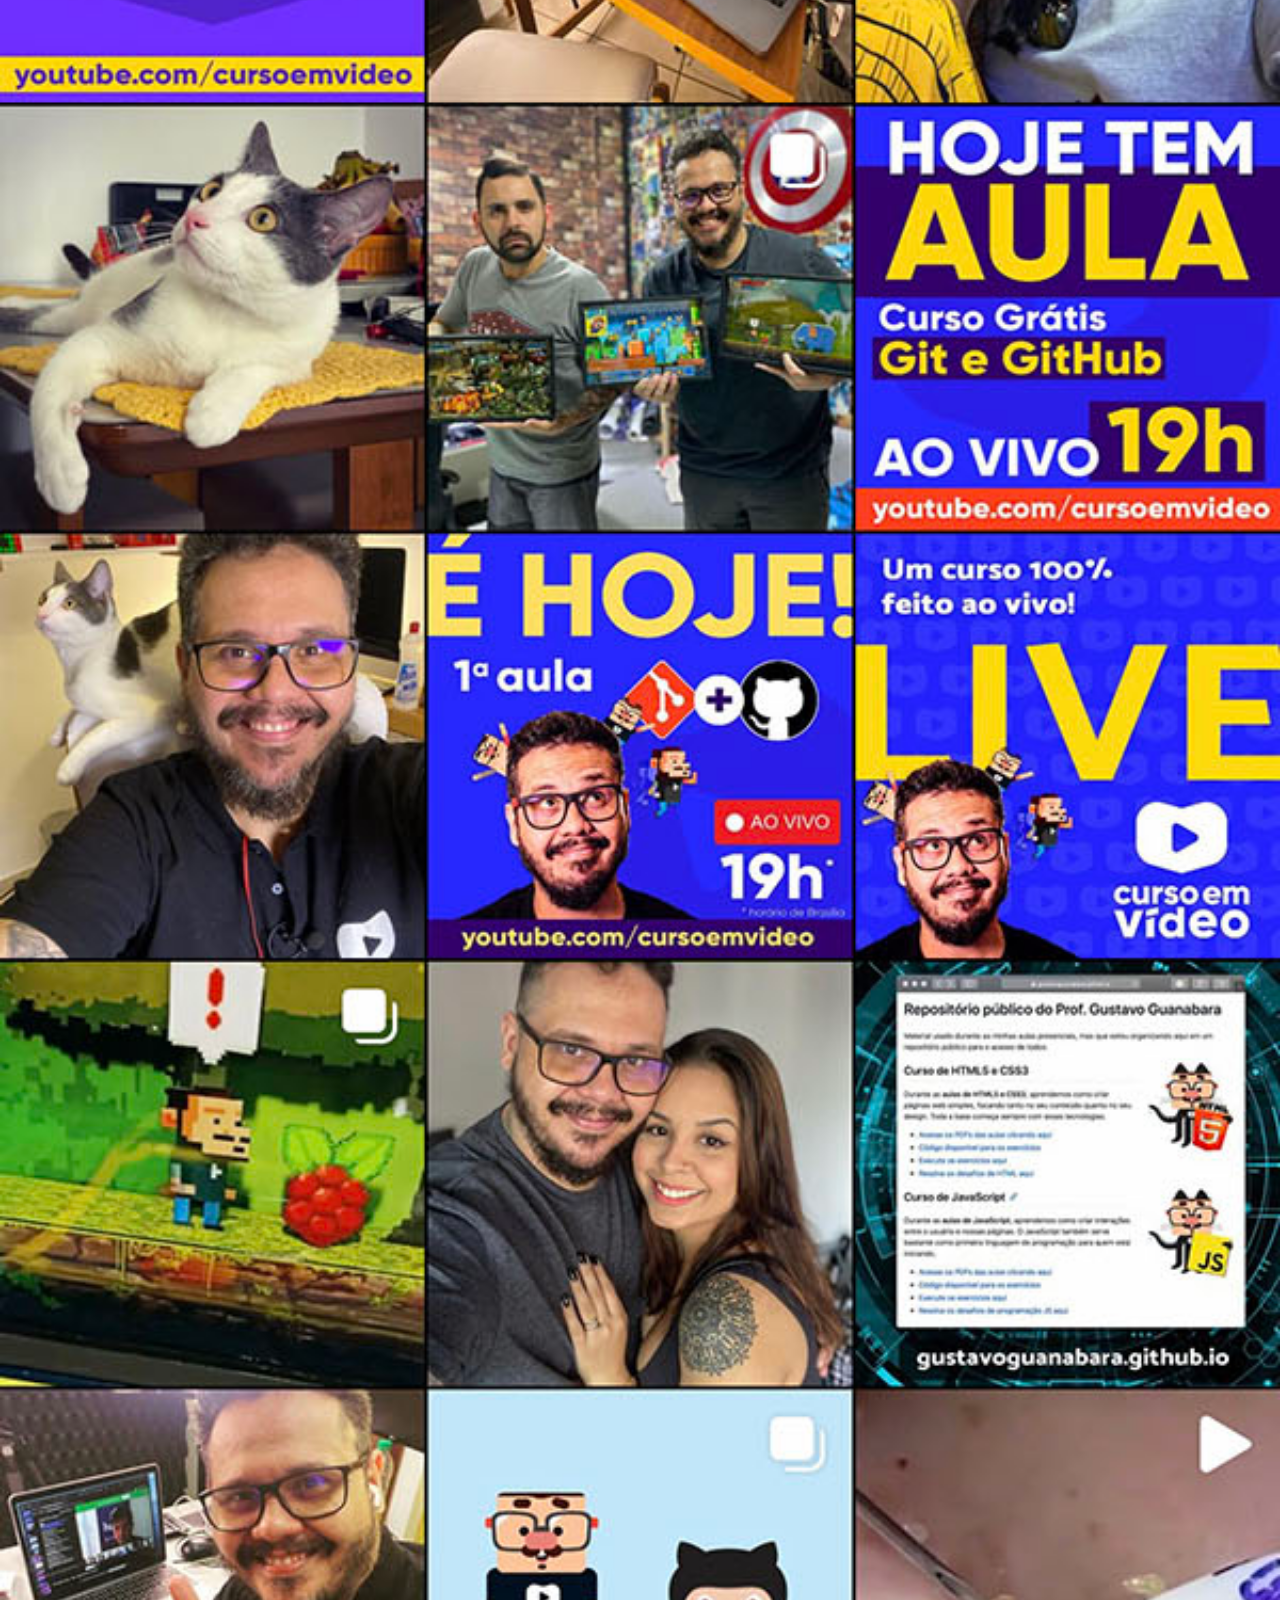
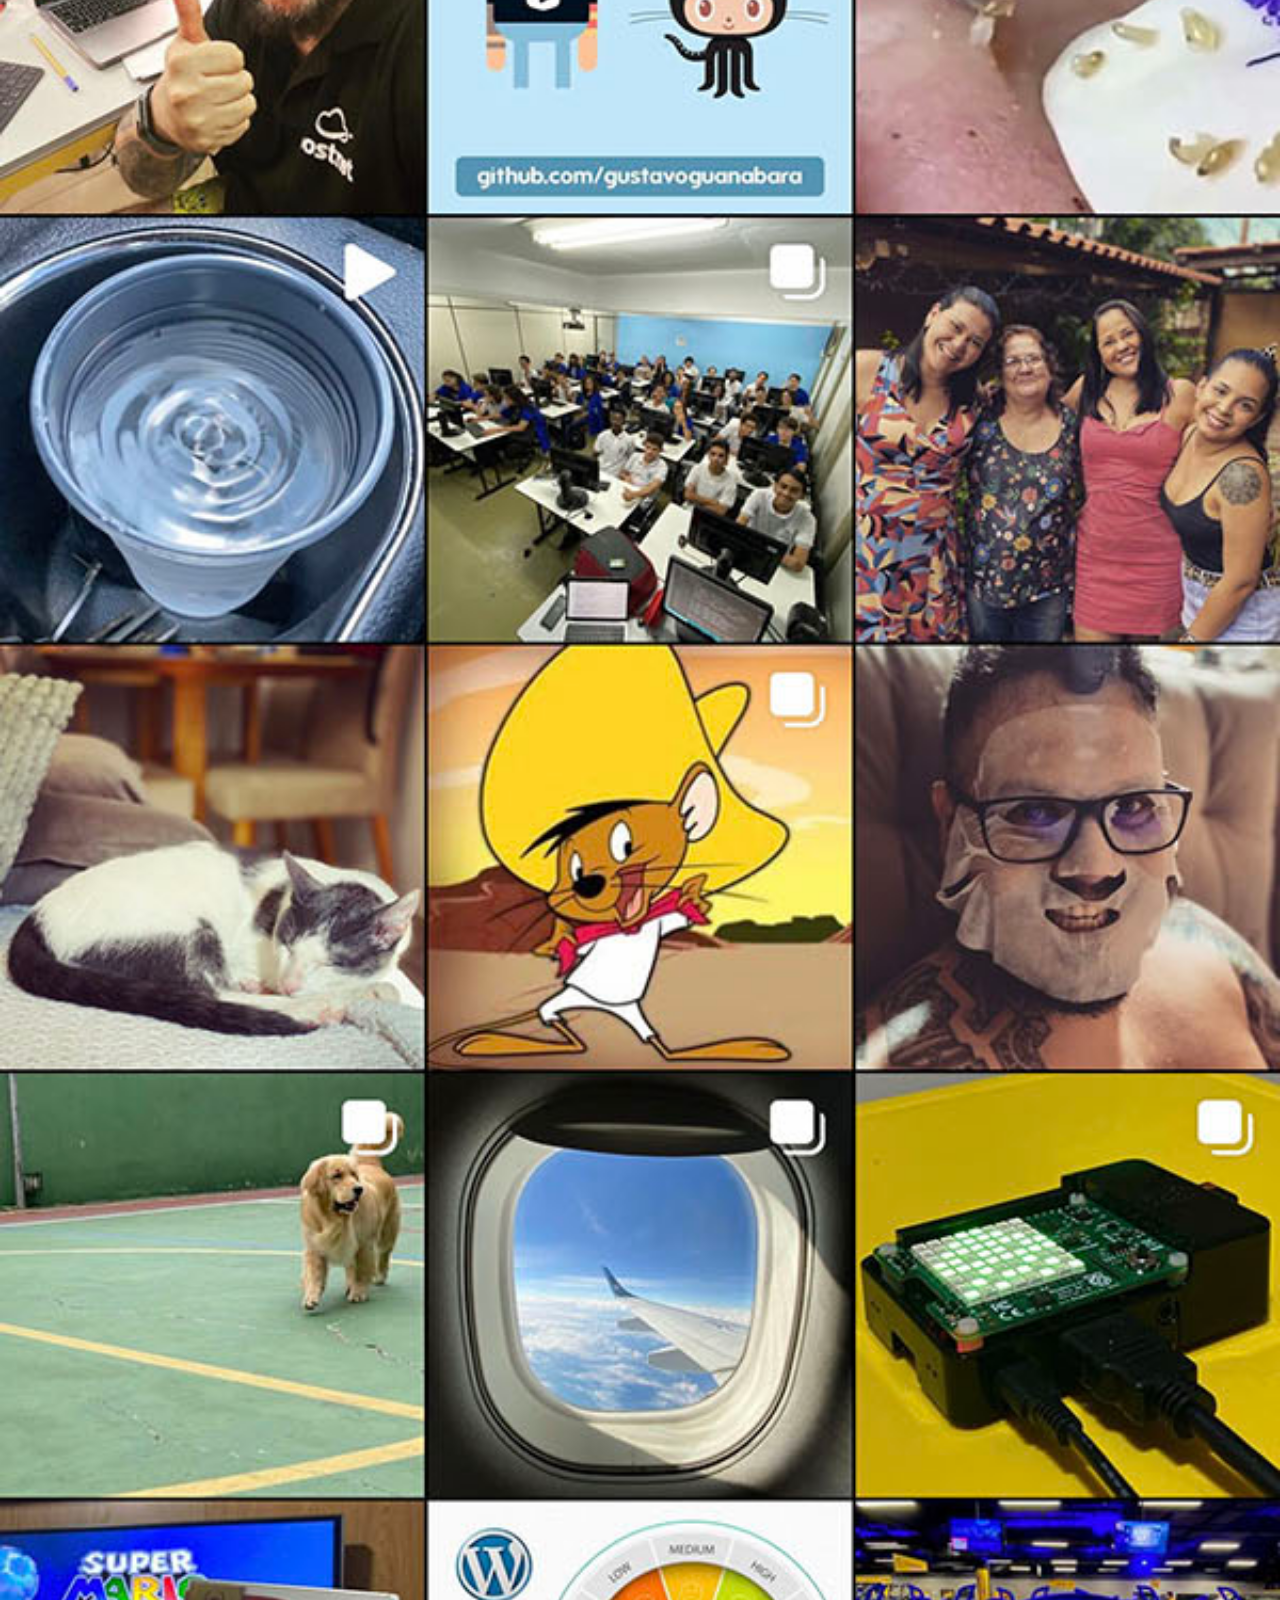
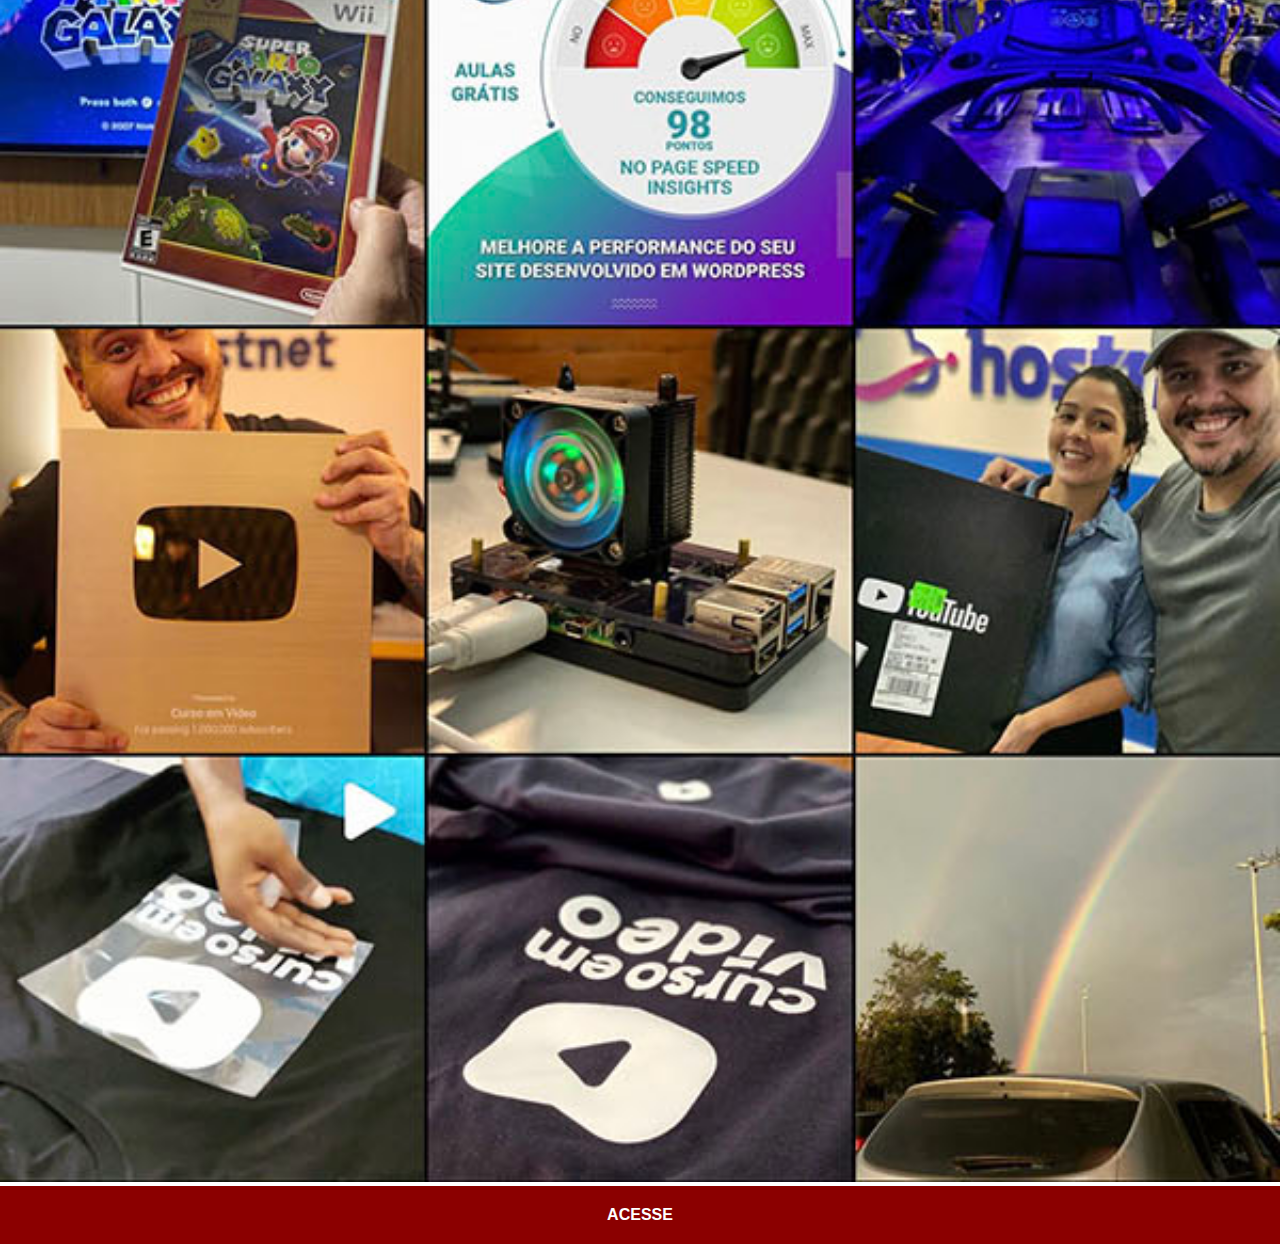
<file: intagram.html>
<!DOCTYPE html>
<html lang="pt-br">
<head>
    <meta charset="UTF-8">
    <meta http-equiv="X-UA-Compatible" content="IE=edge">
    <meta name="viewport" content="width=device-width, initial-scale=1.0">
    <title>instagram</title>
    <link rel="stylesheet" href="estilos/social.css">
</head>
<body>
    <img src="imagens/tela-instagram.jpg" alt="Instagram">
    <a href="https://www.instagram.com/accounts/login/?" target="_blank">ACESSE</a>
</body>
</html>
</file>
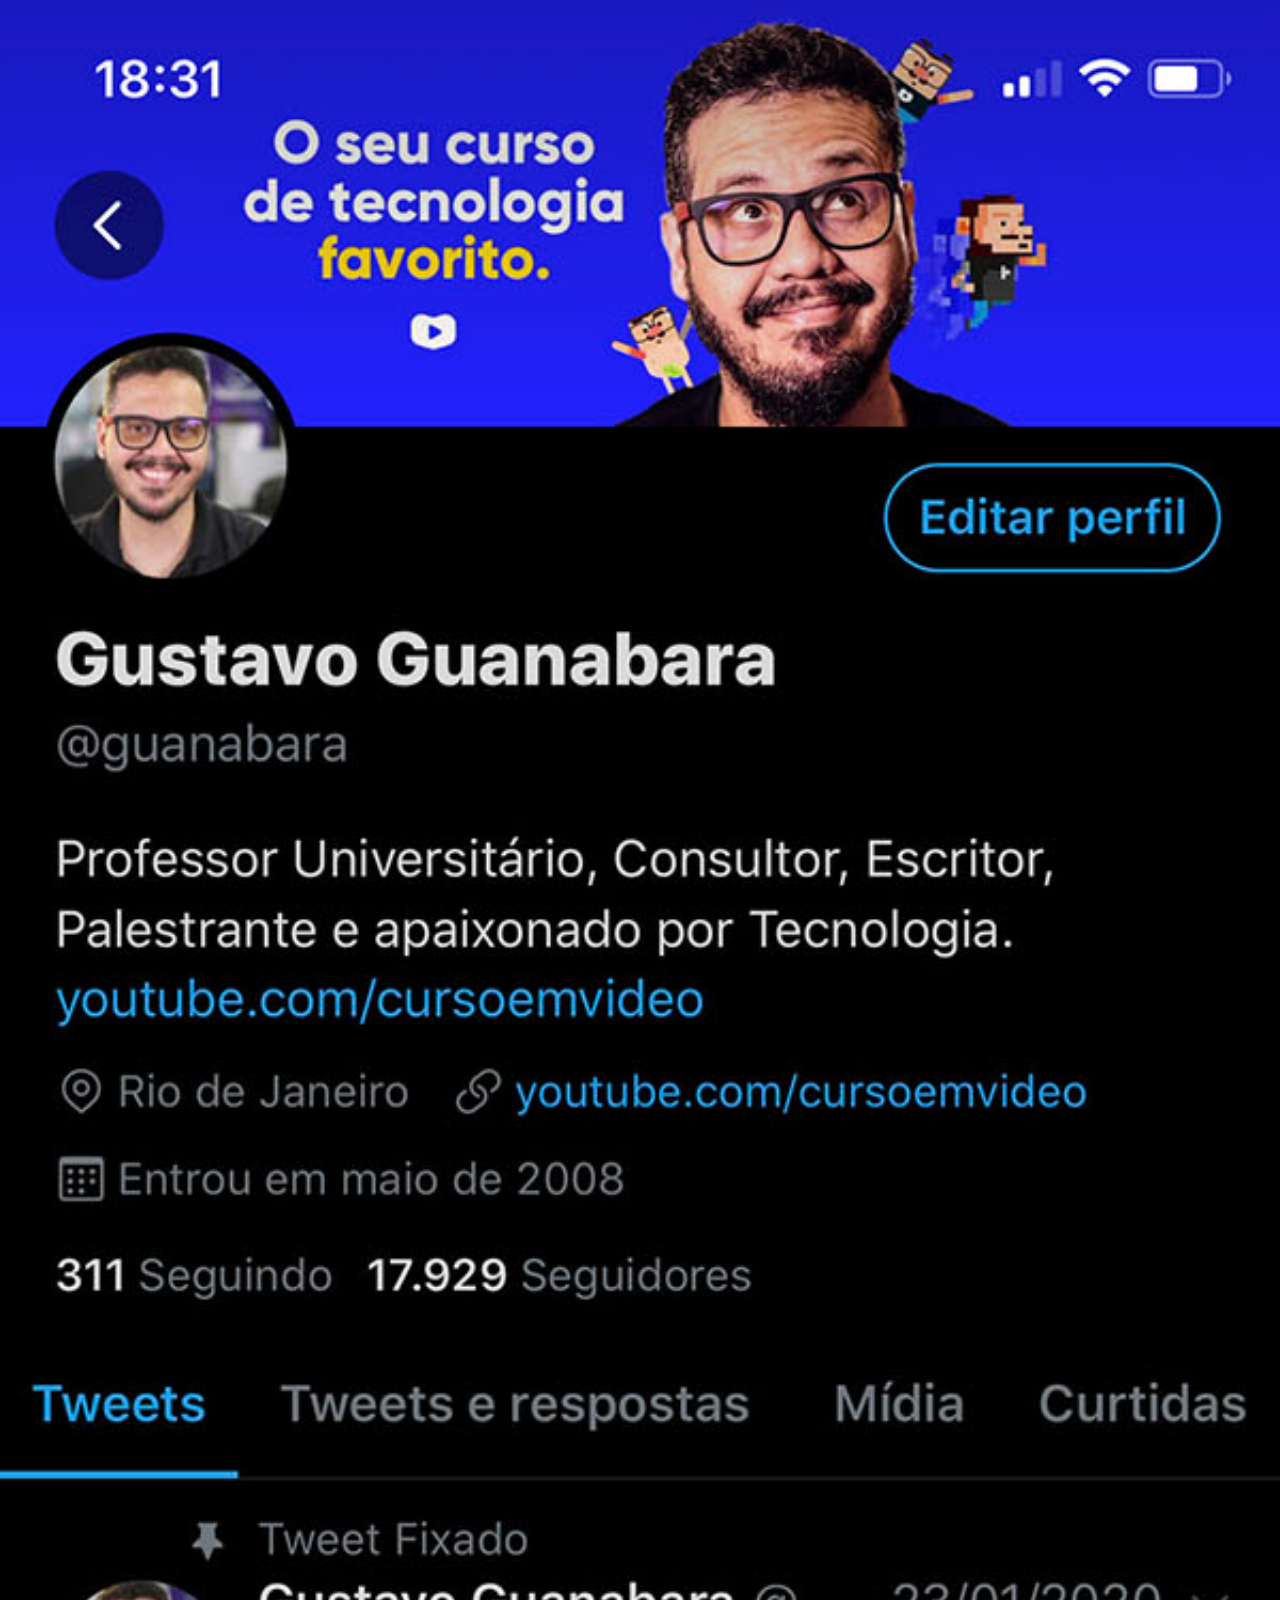
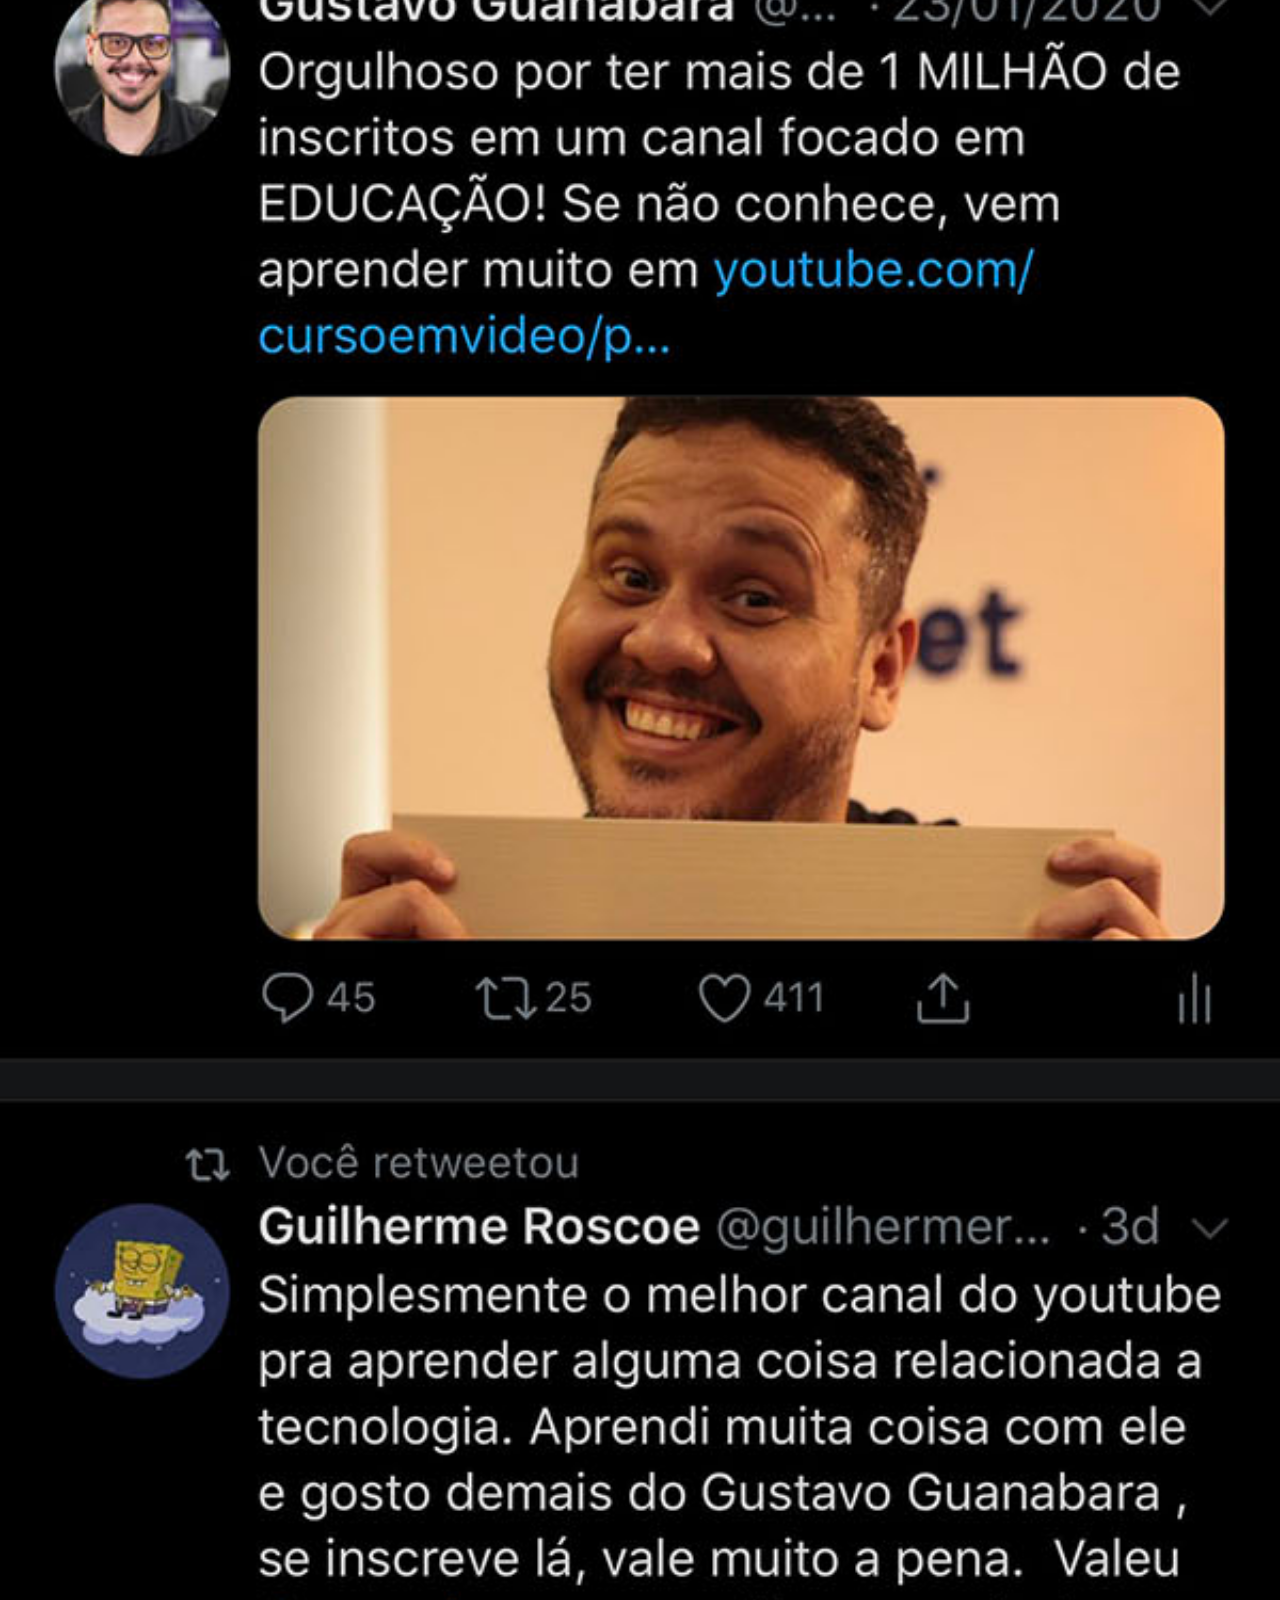
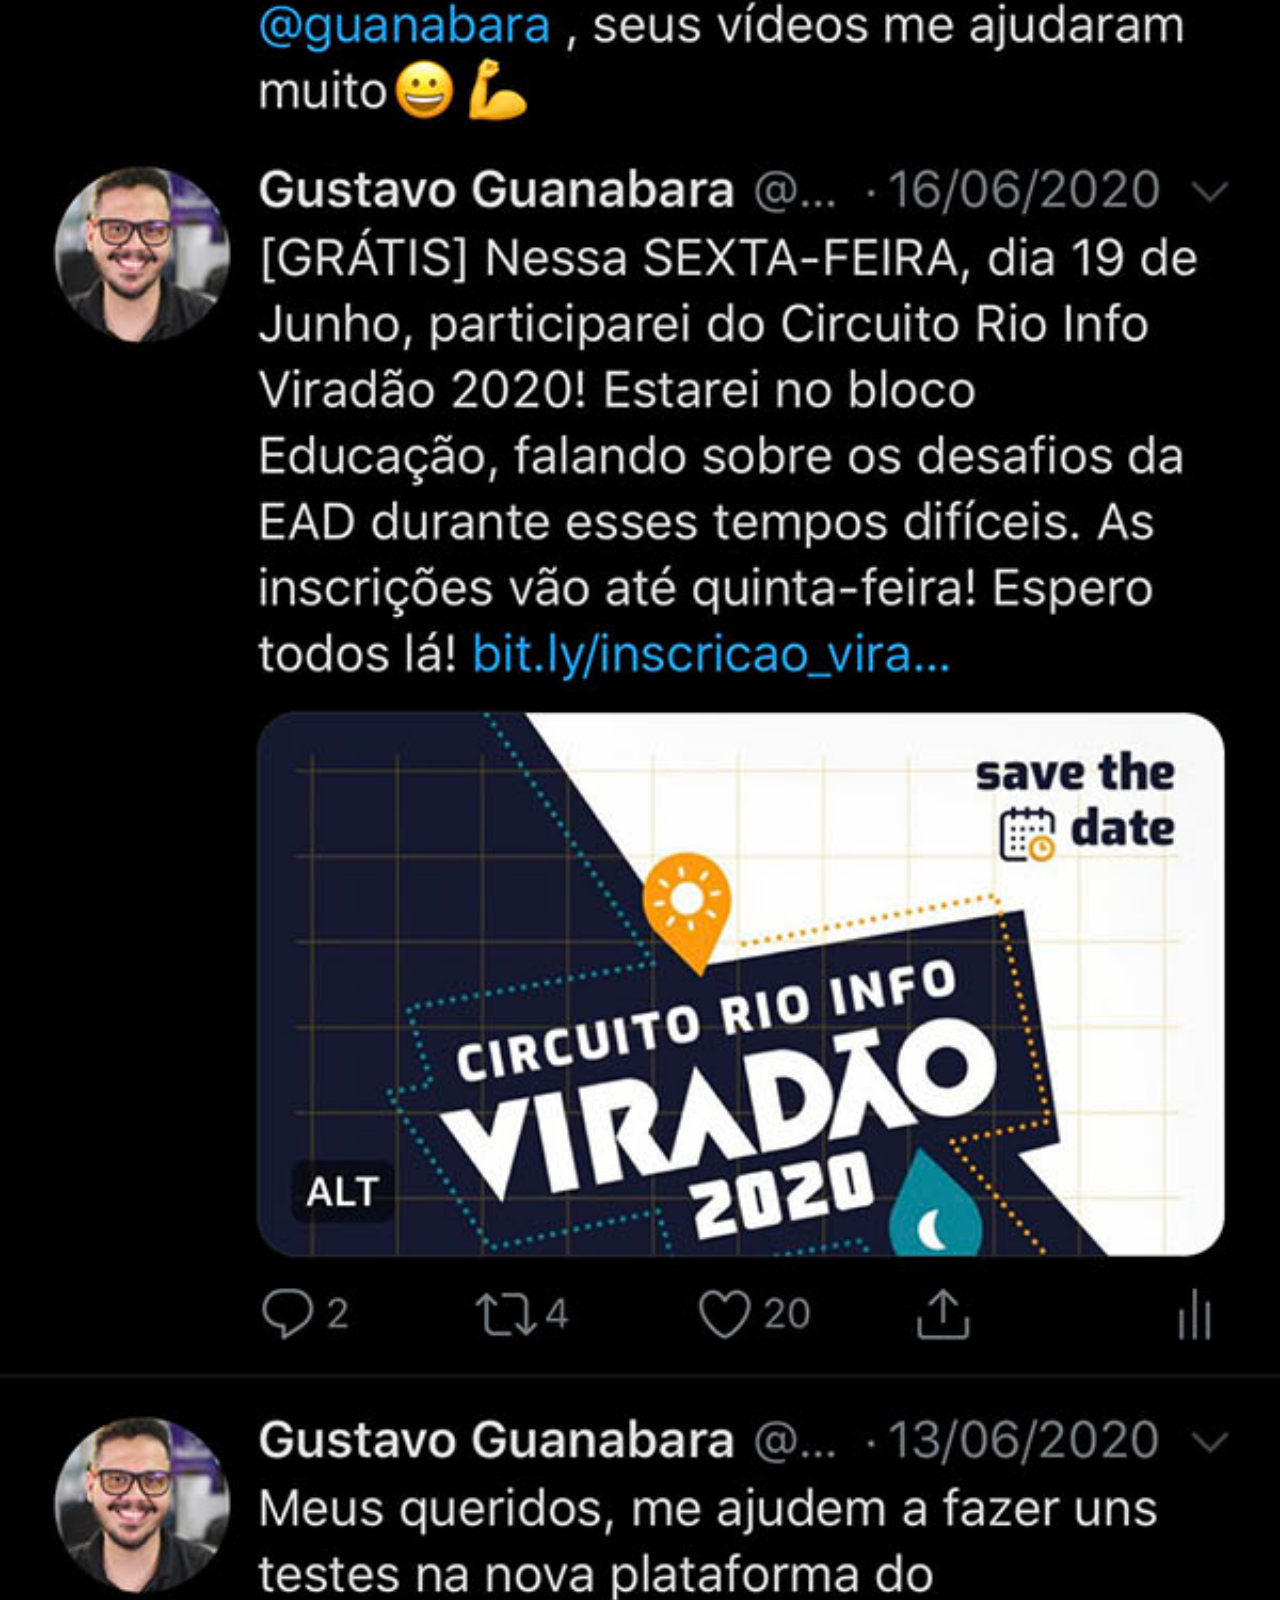
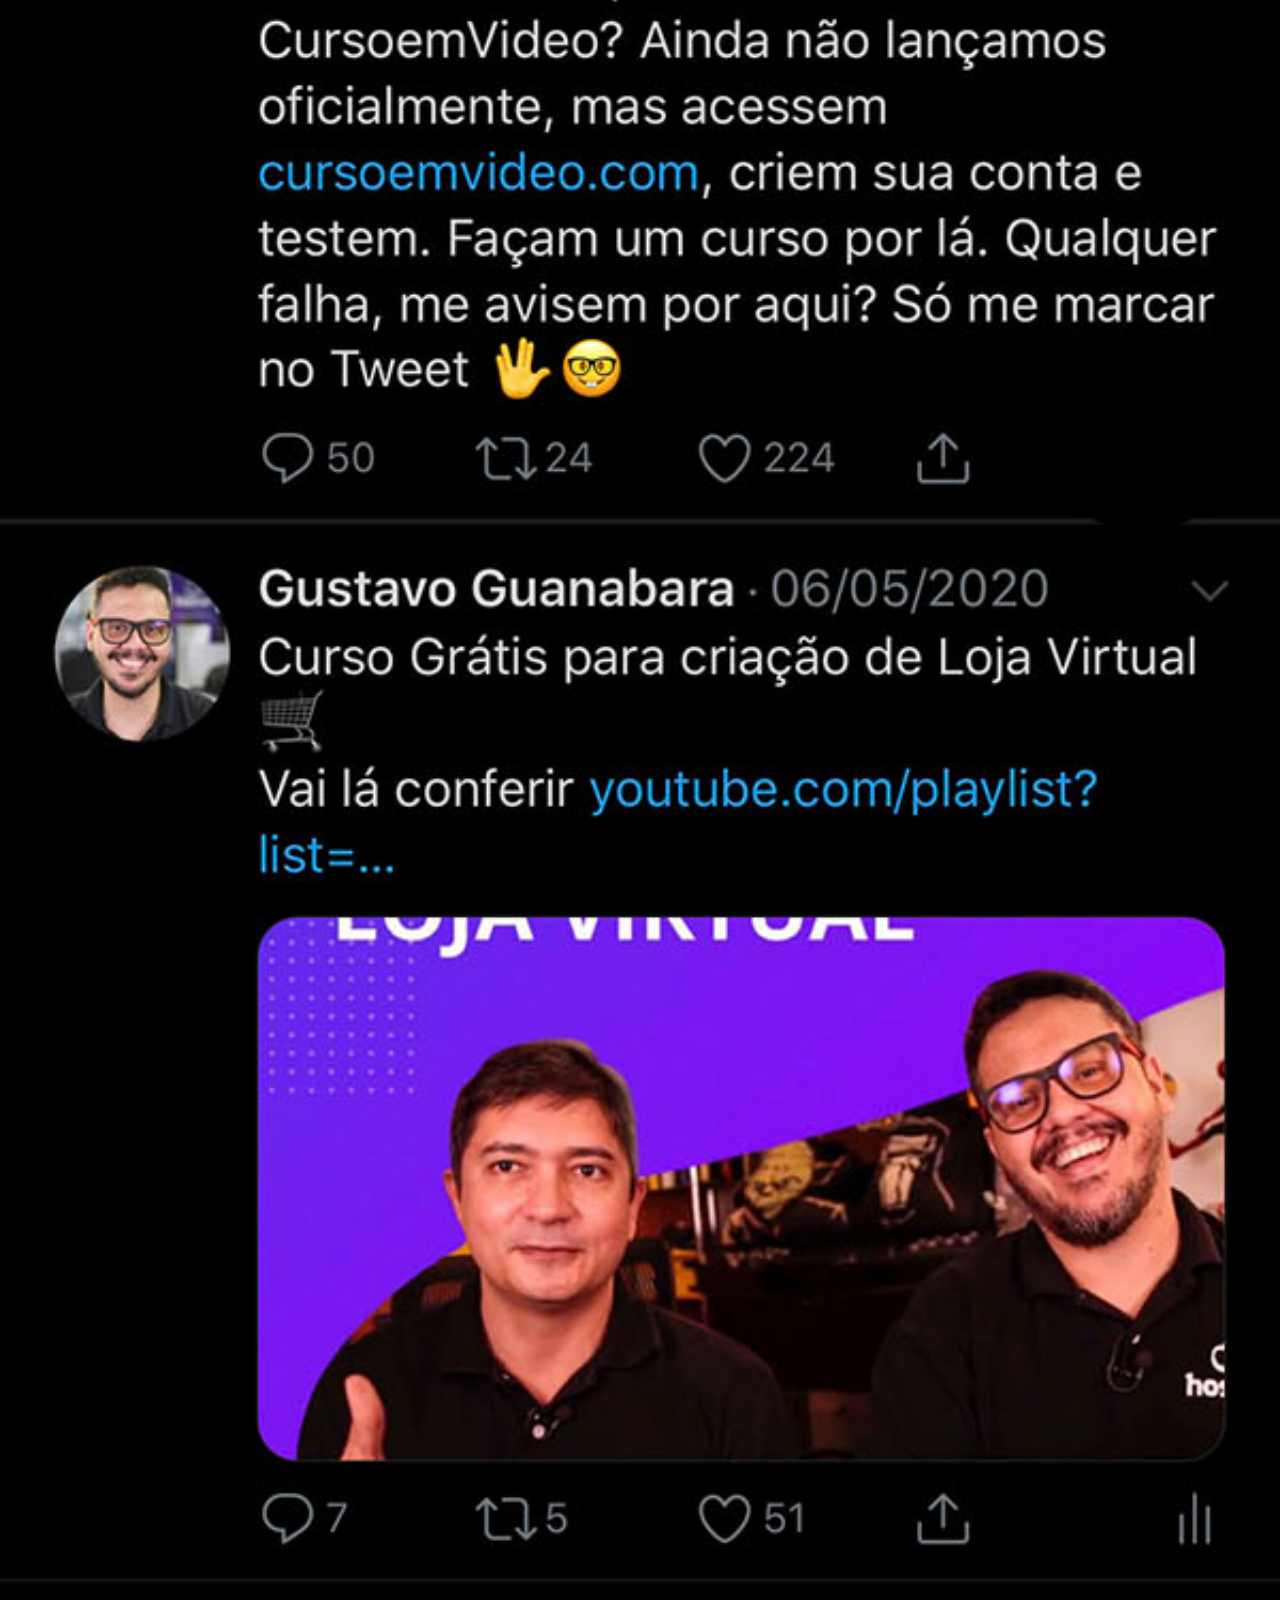
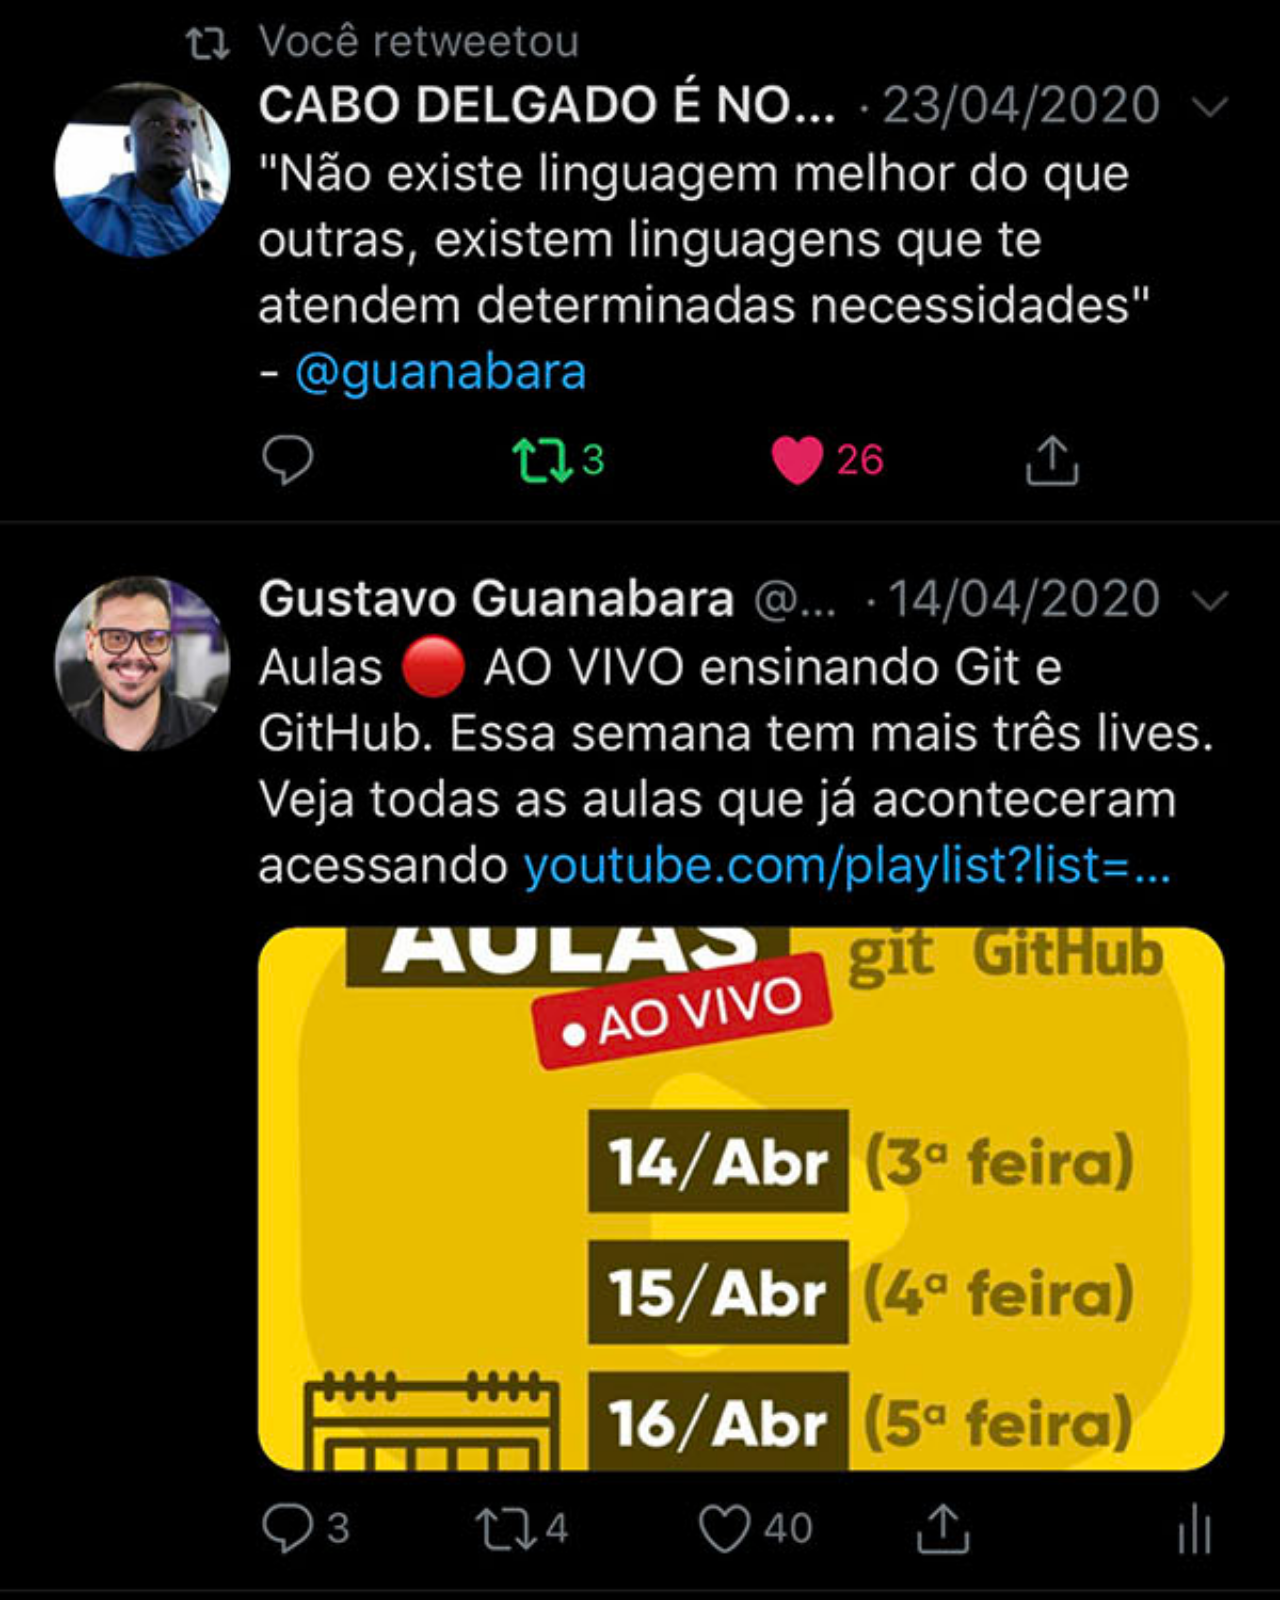
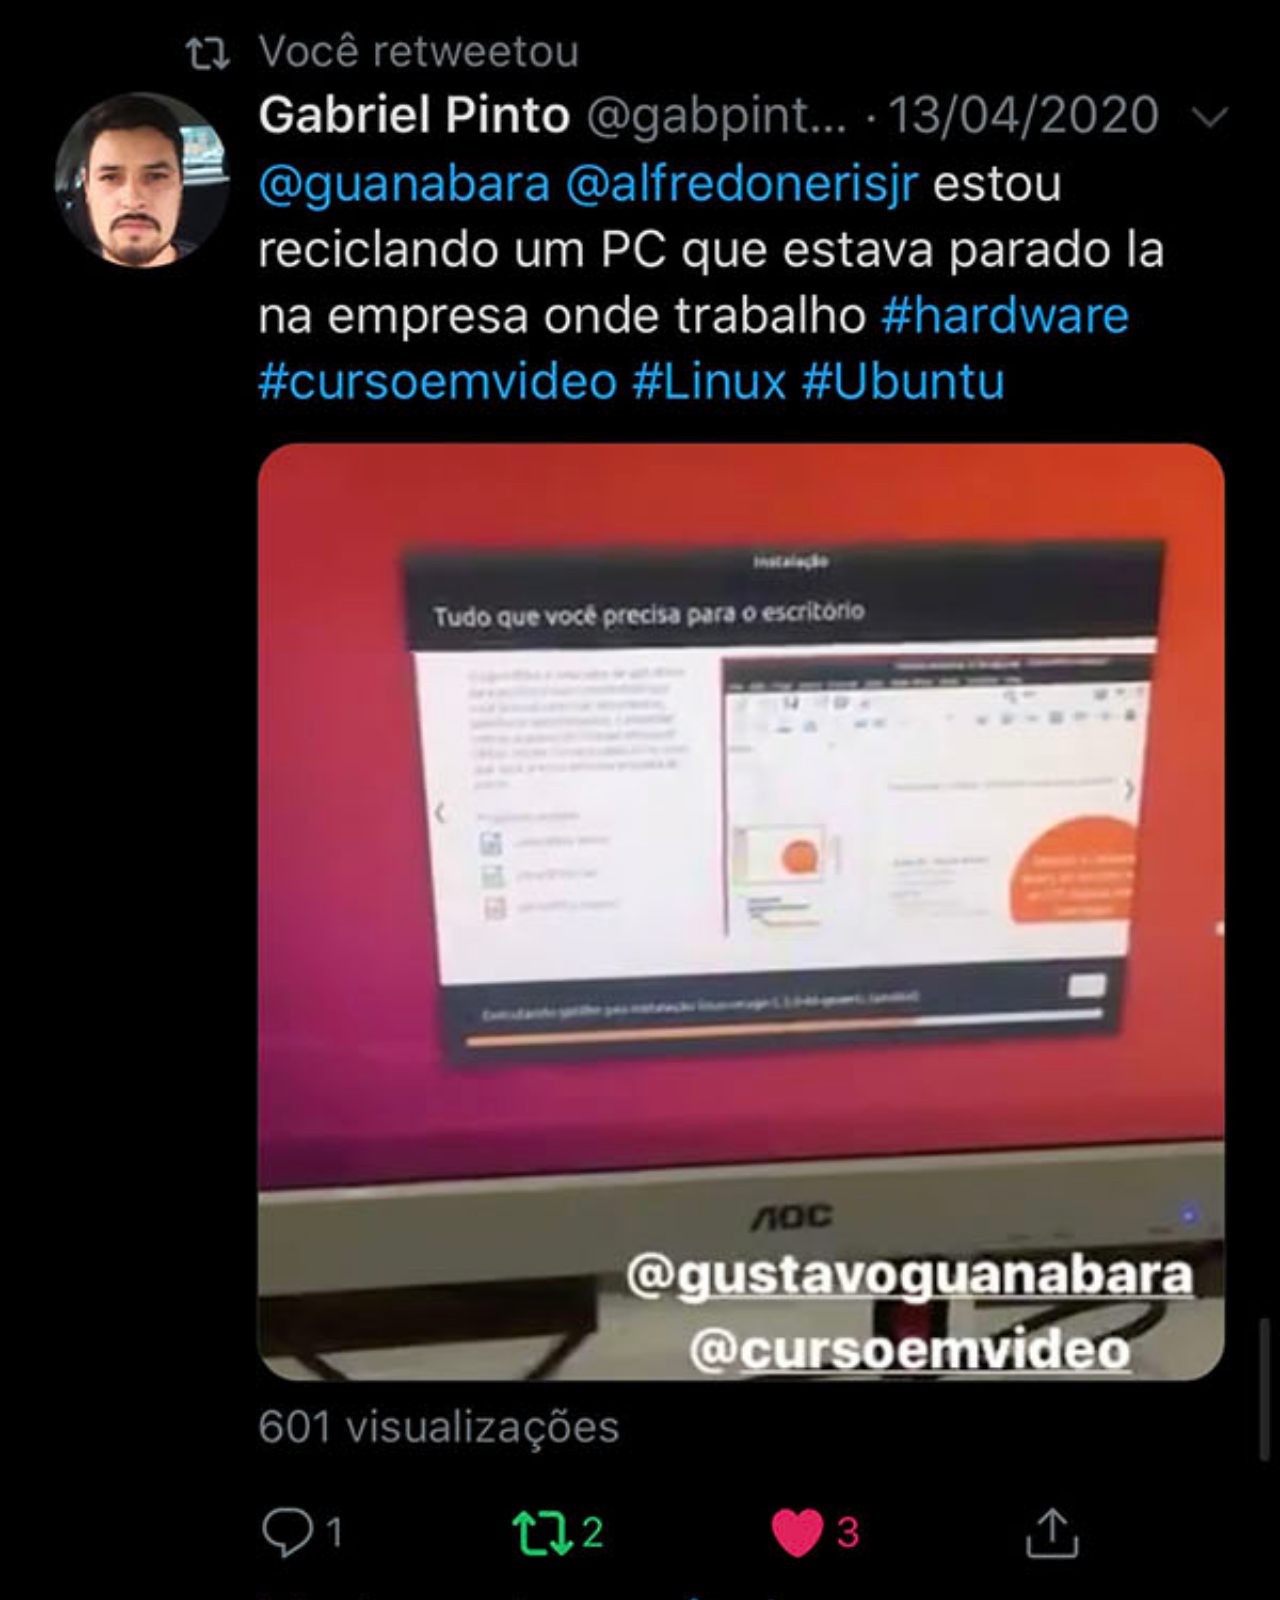
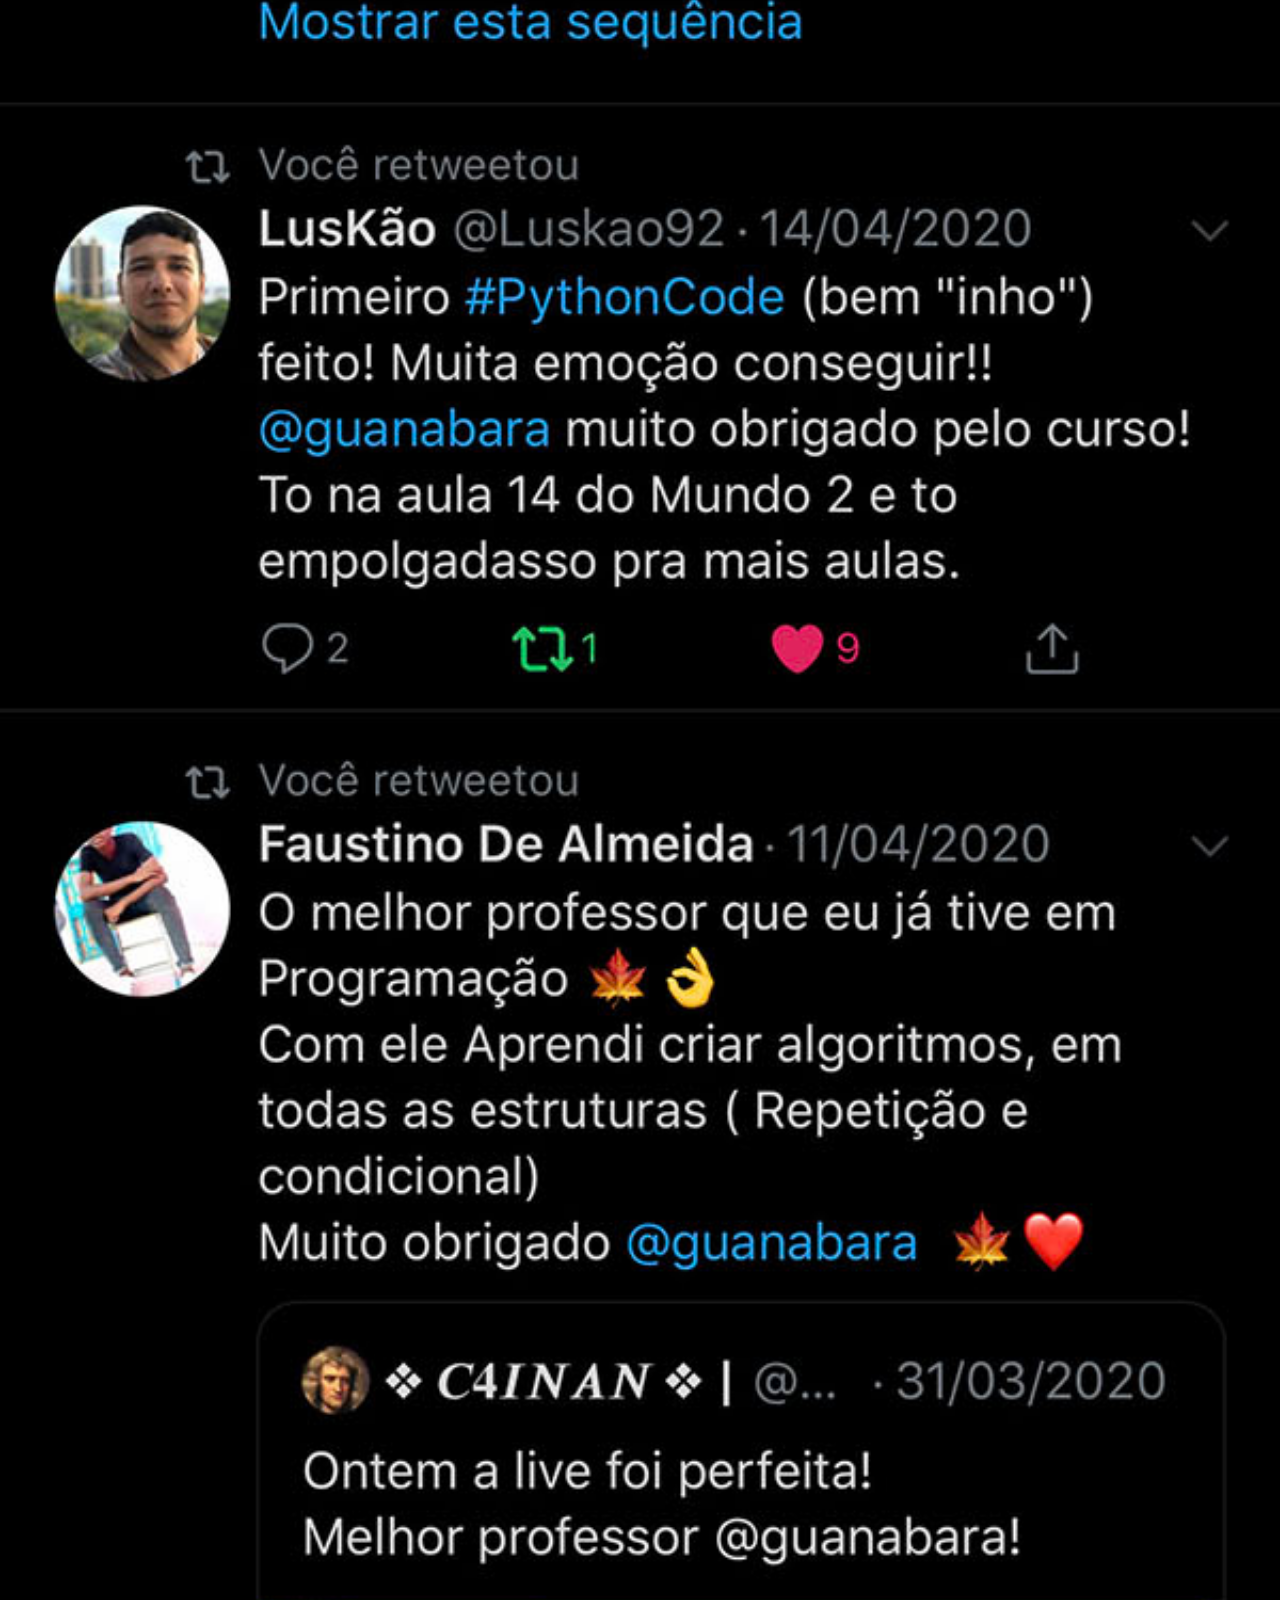
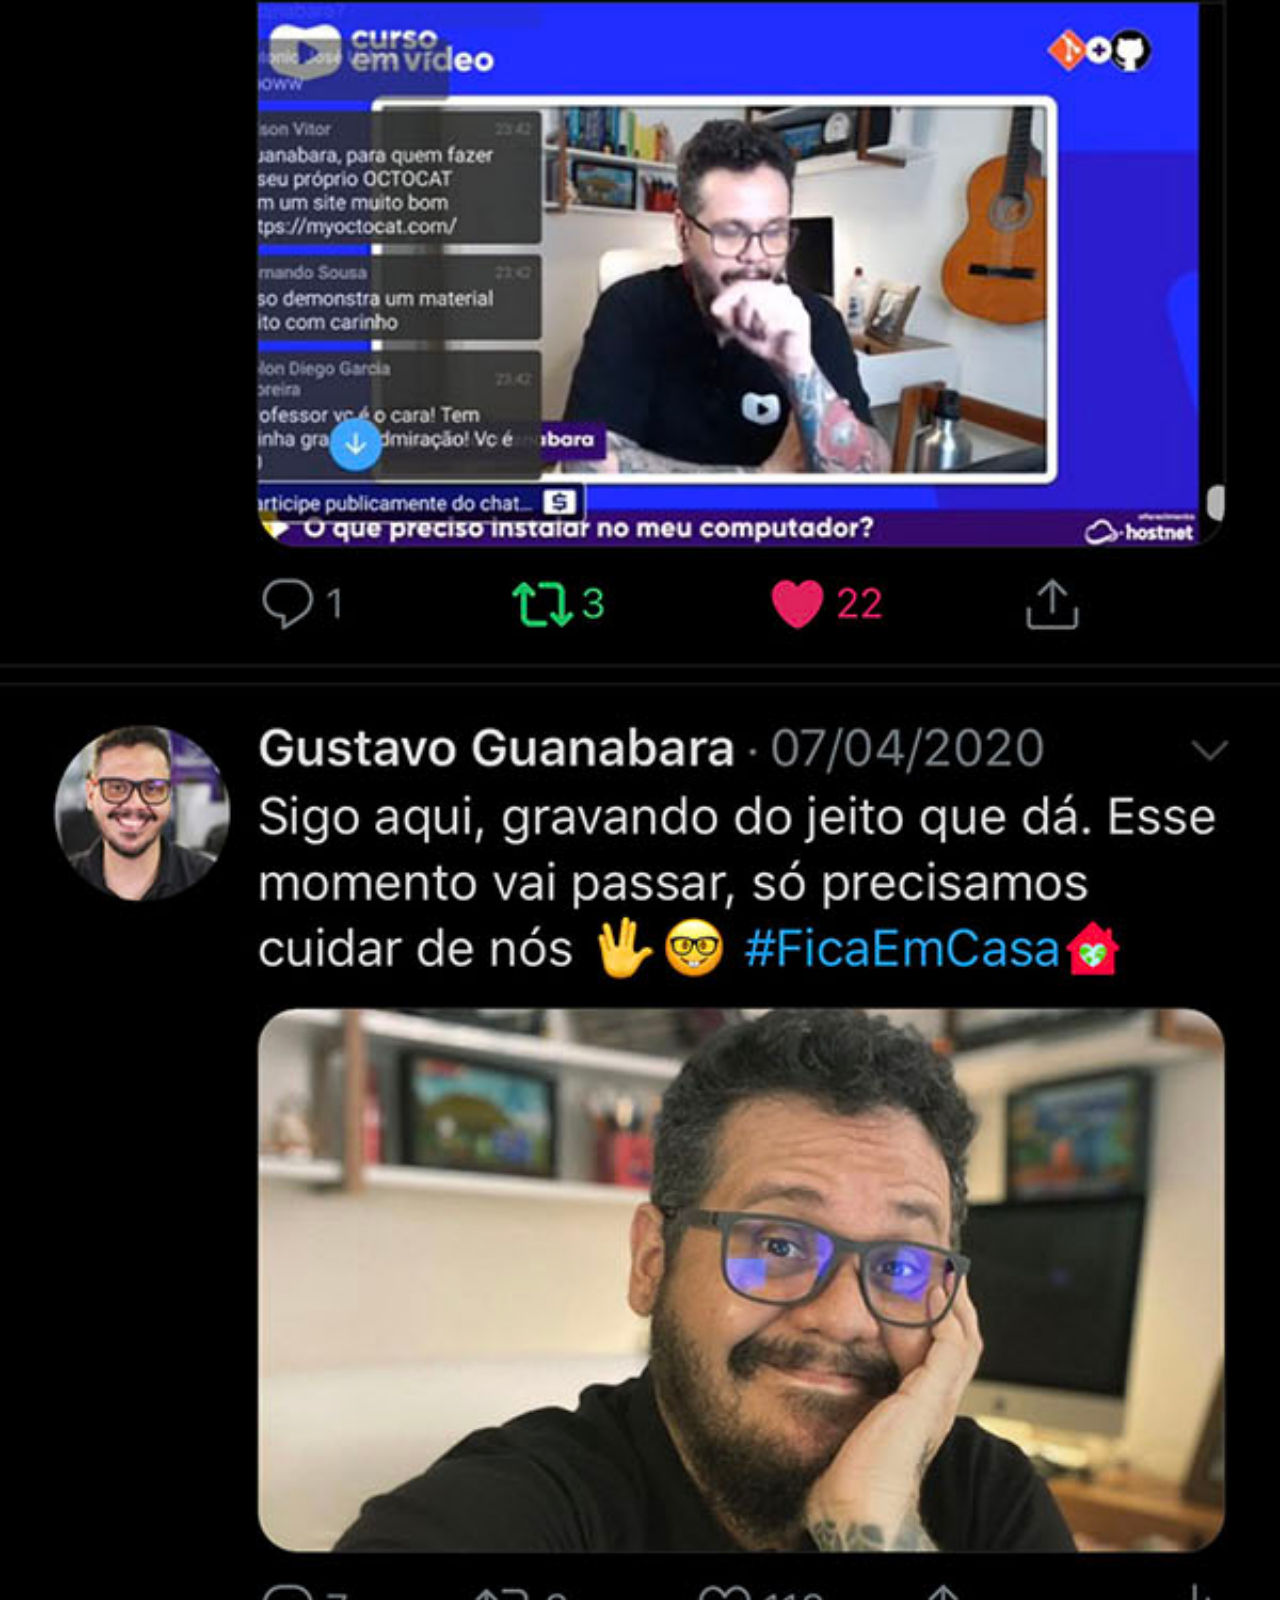
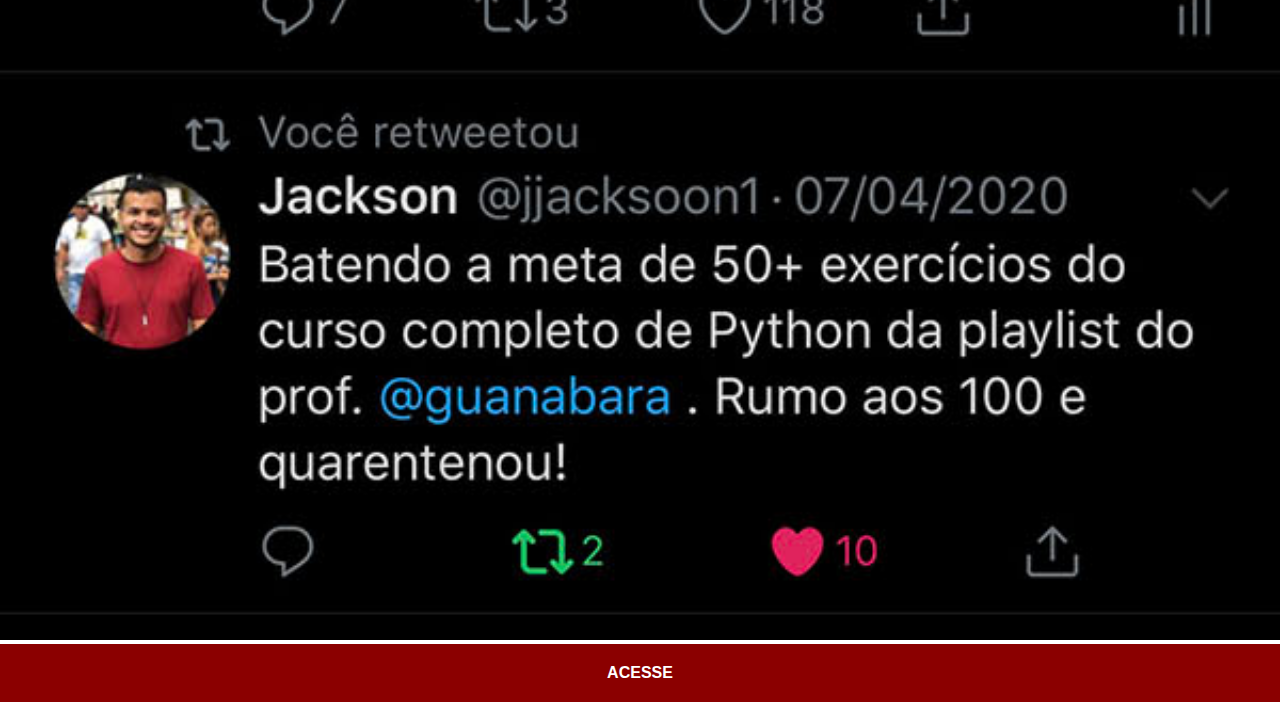
<file: twitter.html>
<!DOCTYPE html>
<html lang="pt-br">
<head>
    <meta charset="UTF-8">
    <meta http-equiv="X-UA-Compatible" content="IE=edge">
    <meta name="viewport" content="width=device-width, initial-scale=1.0">
    <title>Twitter</title>
    <link rel="stylesheet" href="estilos/social.css">
</head>
<body>
    <img src="imagens/tela-twitter.jpg" alt="Twitter">
    <a href="https://twitter.com/i/flow/login" target="_blank">ACESSE</a>
</body>
</html>
</file>
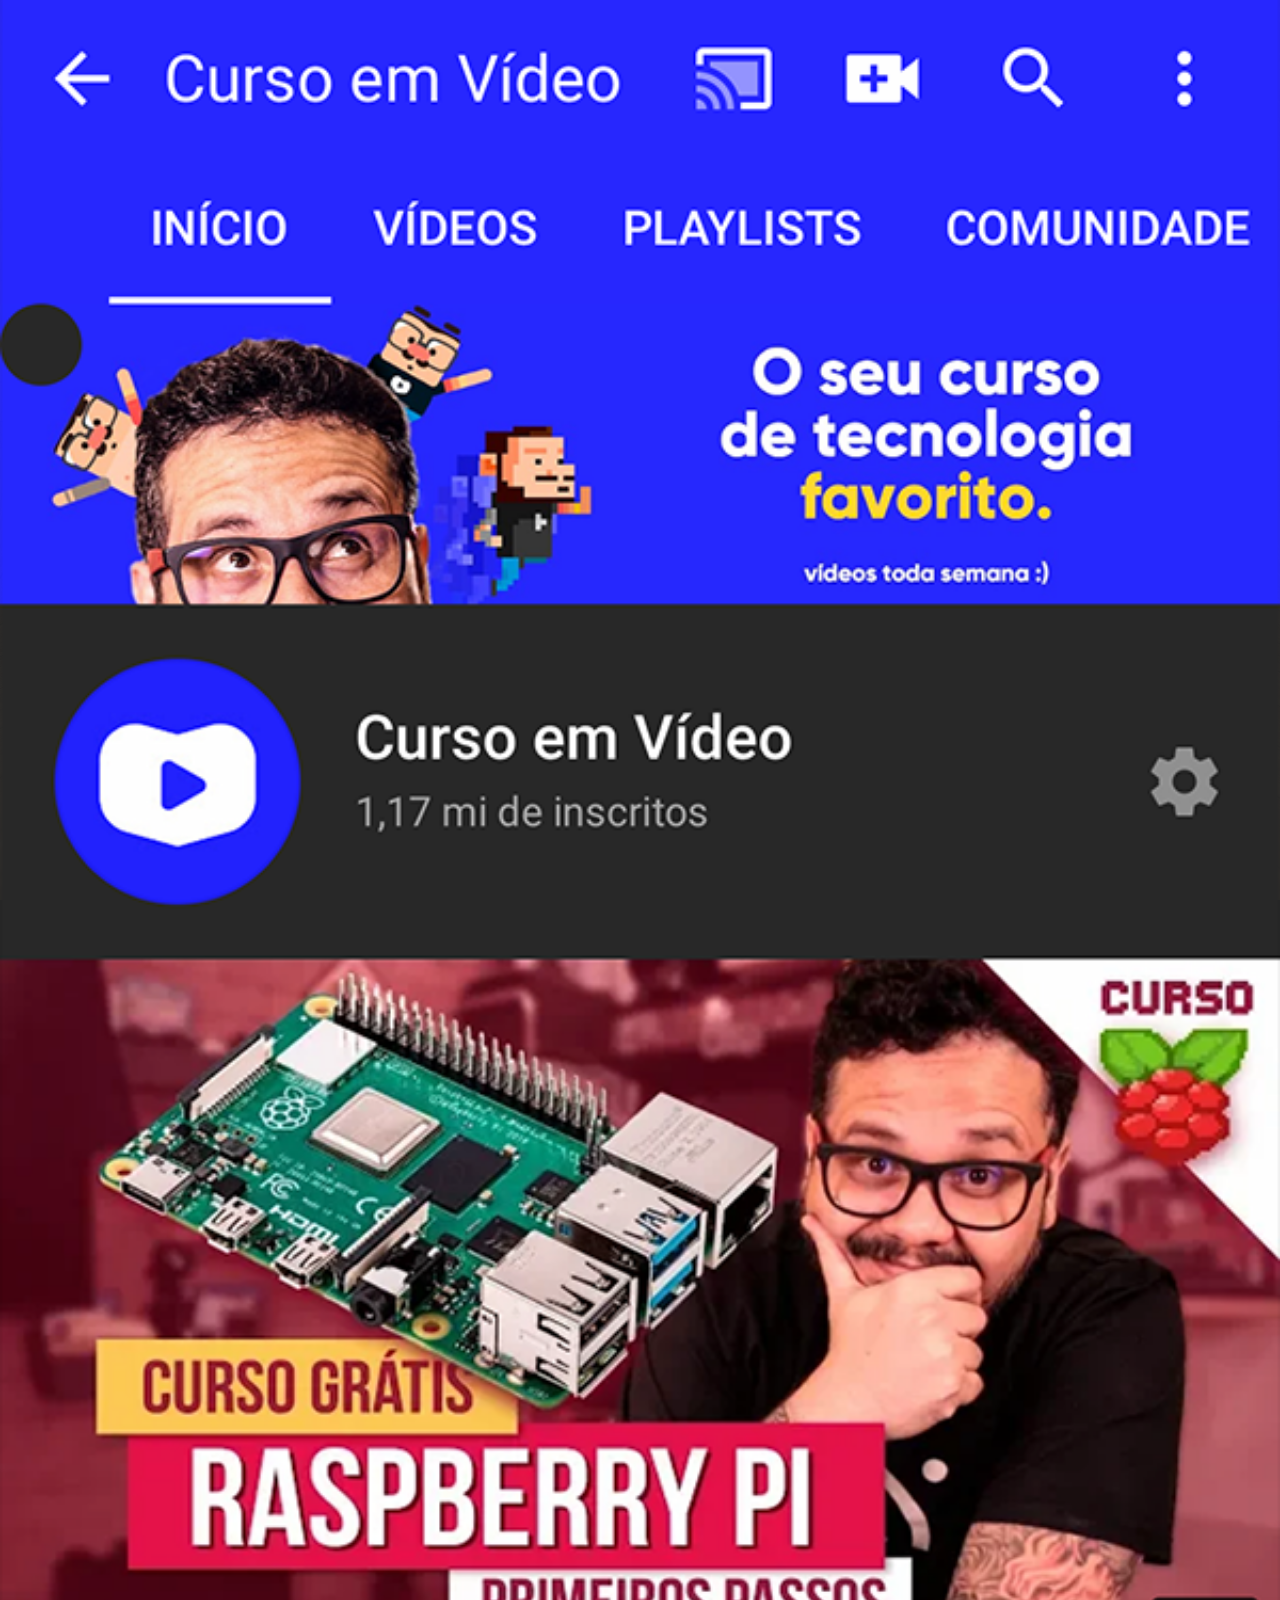
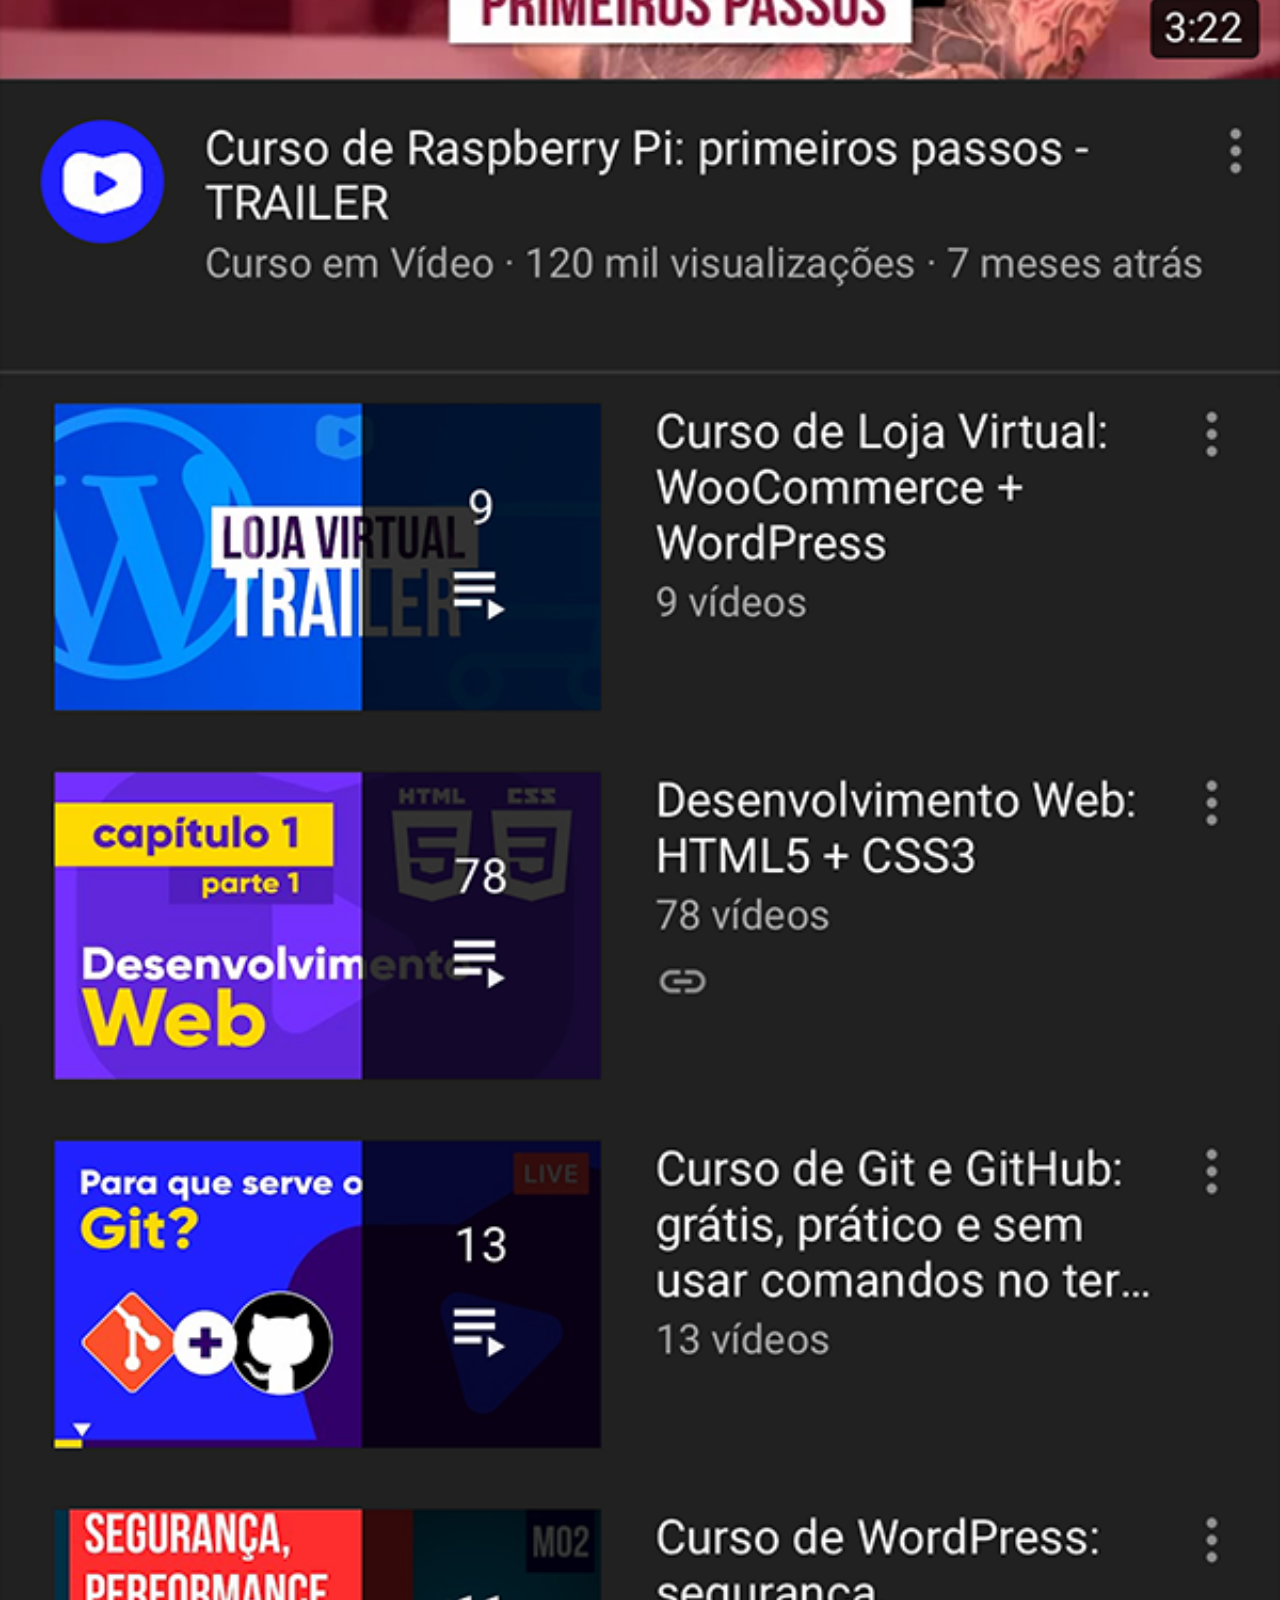
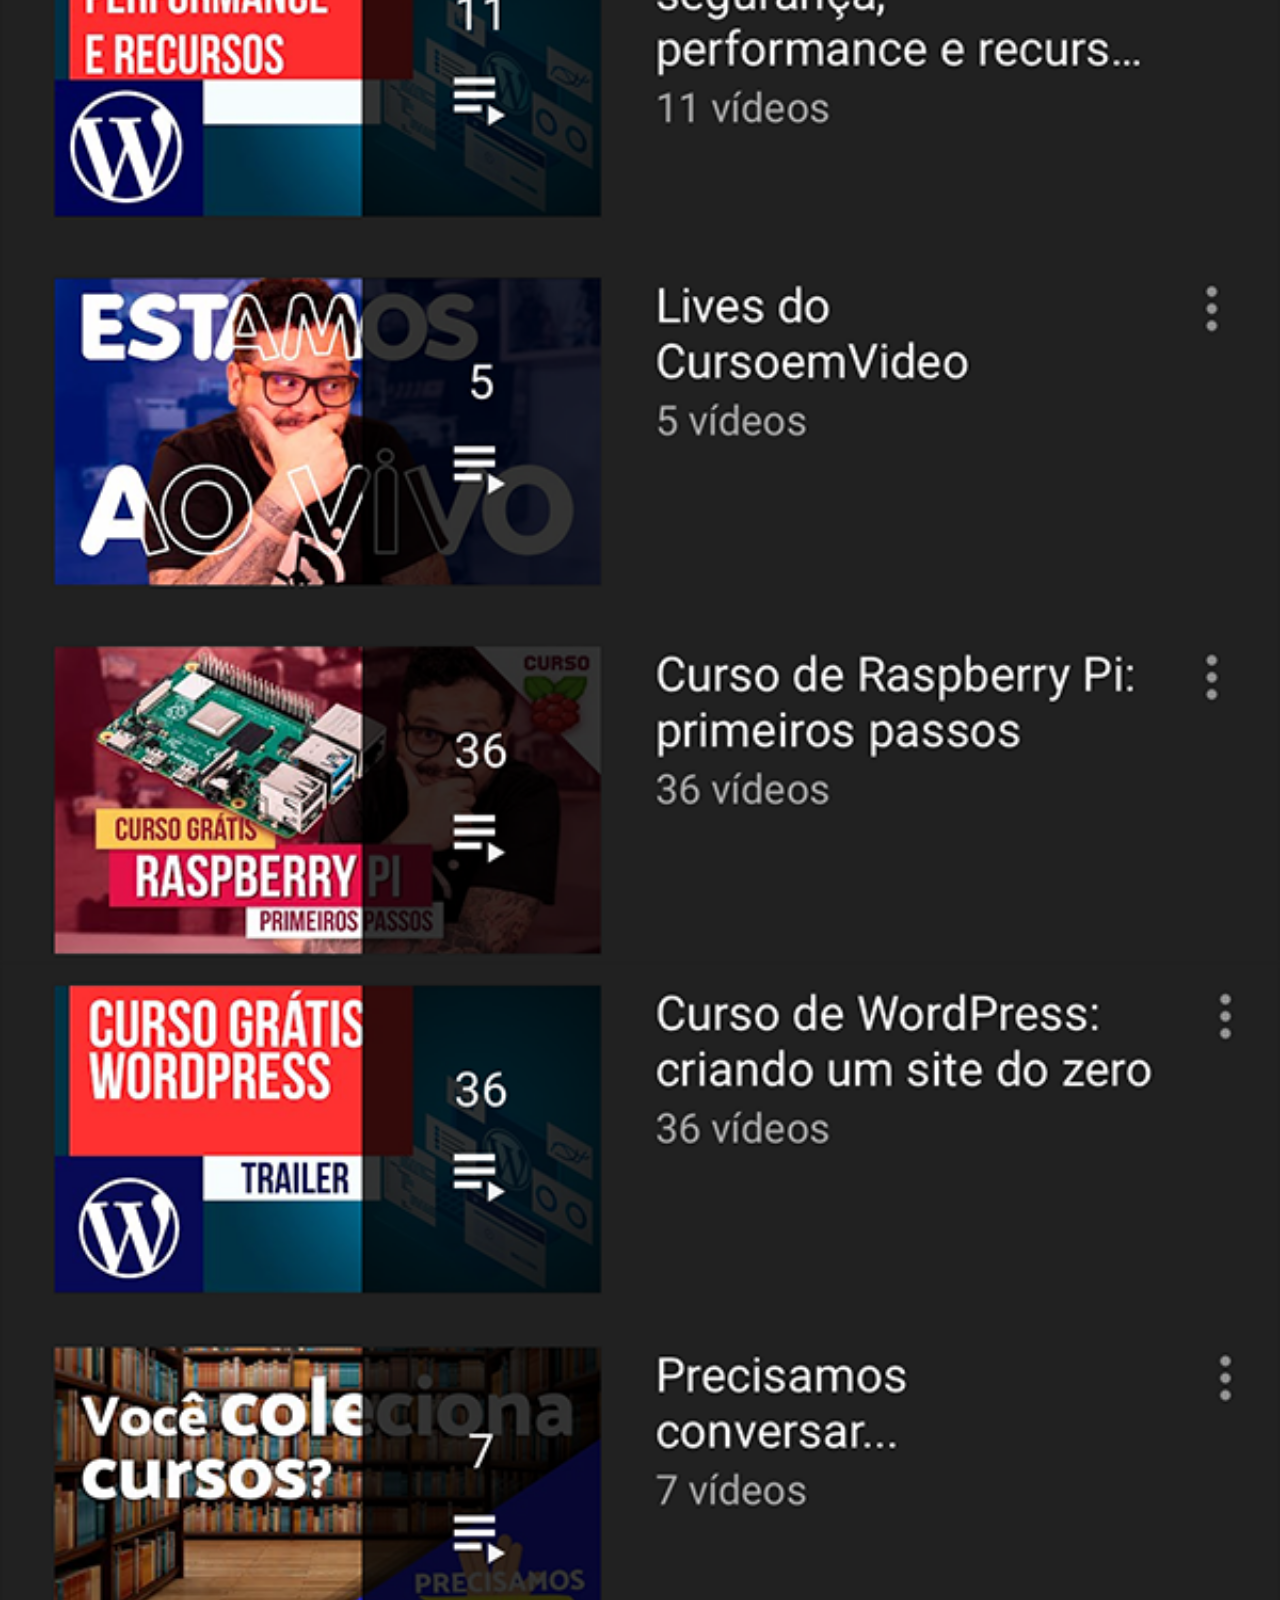
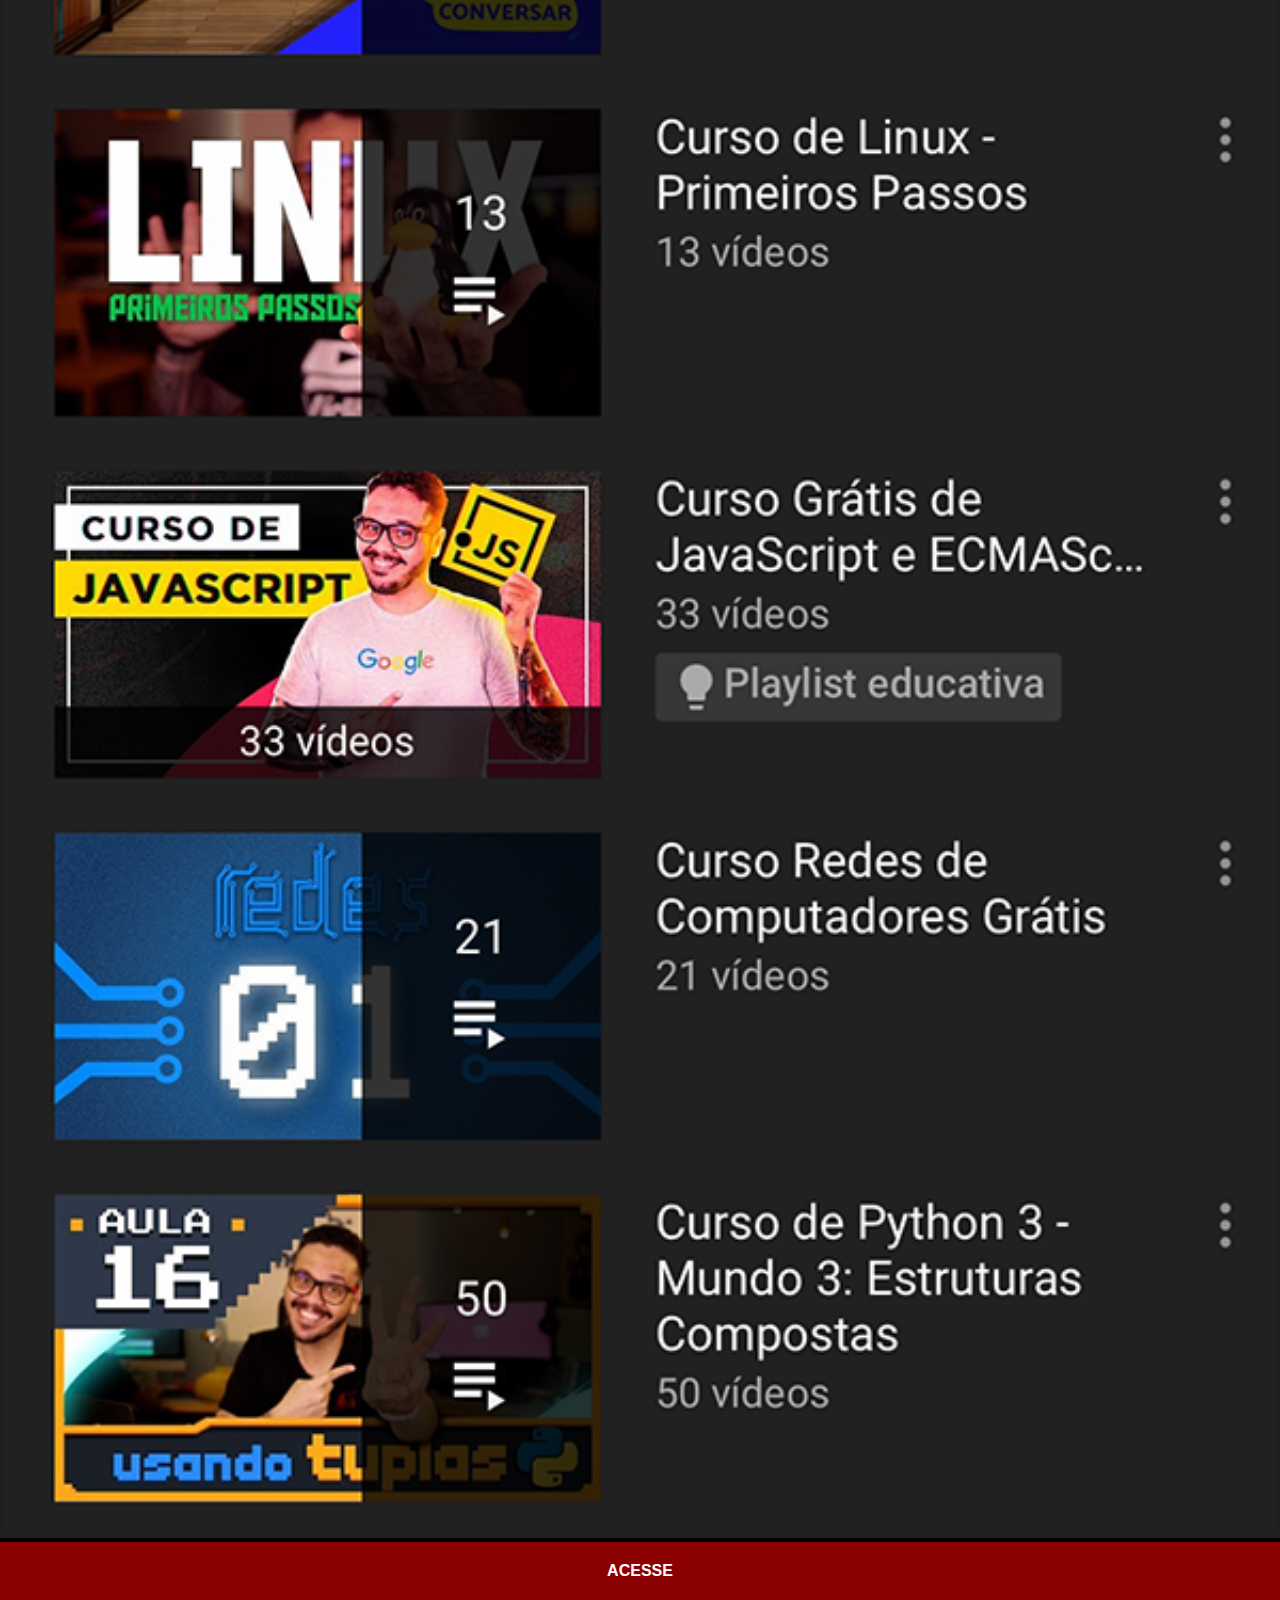
<file: youtube.html>
<!DOCTYPE html>
<html lang="pt-br">
<head>
    <meta charset="UTF-8">
    <meta http-equiv="X-UA-Compatible" content="IE=edge">
    <meta name="viewport" content="width=device-width, initial-scale=1.0">
    <title>YouTobe</title>
    <link rel="stylesheet" href="estilos/style.css">
    <style>
        * {
            margin: 0px;
            padding: 0px;
            font-family: Arial, Helvetica, sans-serif;
        }

        ::-webkit-scrollbar {
            width: 0px;
            height: 0px;
        }

        img {
            width: 100vw;

        }

        a {
            display: block;
            background-color: darkred;
            color: white;
            padding: 20px;
            text-align: center;
            font-weight: bolder;
            text-decoration: none;
        } a:hover {
            background-color: red;
        }
    </style>
</head>
<body>
    <img src="imagens/tela-youtube.png" alt="YouTobe">
    <a href="https://www.youtube.com/watch?v=xdiFzcpmmJc" target="_blank">ACESSE</a>
</body>
</html>
</file>
<file: estilos/style.css>
@charset "UTF-8";

* {
    margin: 0px;
    padding: 0px;
    font-family: Arial, Helvetica, sans-serif;
}

html, body {
    height: 100vh;
    width: 100vw;
    background-color: black;
}

body {
    background: url('../imagens/fundo-madeira.jpg') no-repeat top center;
    background-size: cover;
    background-attachment: fixed;
}

main {
    position: relative;
    height: 100vh;
}

section#telefone {
    position: absolute;
    top: 50%;
    left: 50%;
    transform: translate(-50%, -50%);
    height: 627px;
    width: 311px;
    background: url('../imagens/frame-iphone.png') no-repeat;
}

iframe#tela {
    position: relative;
    top: 80px;
    left: 22px;
    width: 267px;
    height: 471px;
}

section#redes-sociais {
    text-align: right;
}

section#redes-sociais img {
    width: 50px;
    margin: 10px;
    border-radius: 50%;
    box-shadow: 2px 2px 2px rgba(0, 0, 0, 0.404);
}

section#redes-sociais img:hover {
    border: 2px solid rgba(255, 255, 255, 0.637);
    transform: translate(-3px, -3px);
    box-shadow: 5px 5px 10px rgba(0, 0, 0, 0.603);
    transition: transform .3s, border 3s;
}
</file>
<file: estilos/social.css>
@charset "UTF-8";
* {
    margin: 0px;
    padding: 0px;
    font-family: Arial, Helvetica, sans-serif;
}

::-webkit-scrollbar {
    width: 0px;
    height: 0px;
}

img {
    width: 100vw;

}

a {
    display: block;
    background-color: darkred;
    color: white;
    padding: 20px;
    text-align: center;
    font-weight: bolder;
    text-decoration: none;
} a:hover {
    background-color: red;
}
</file>
